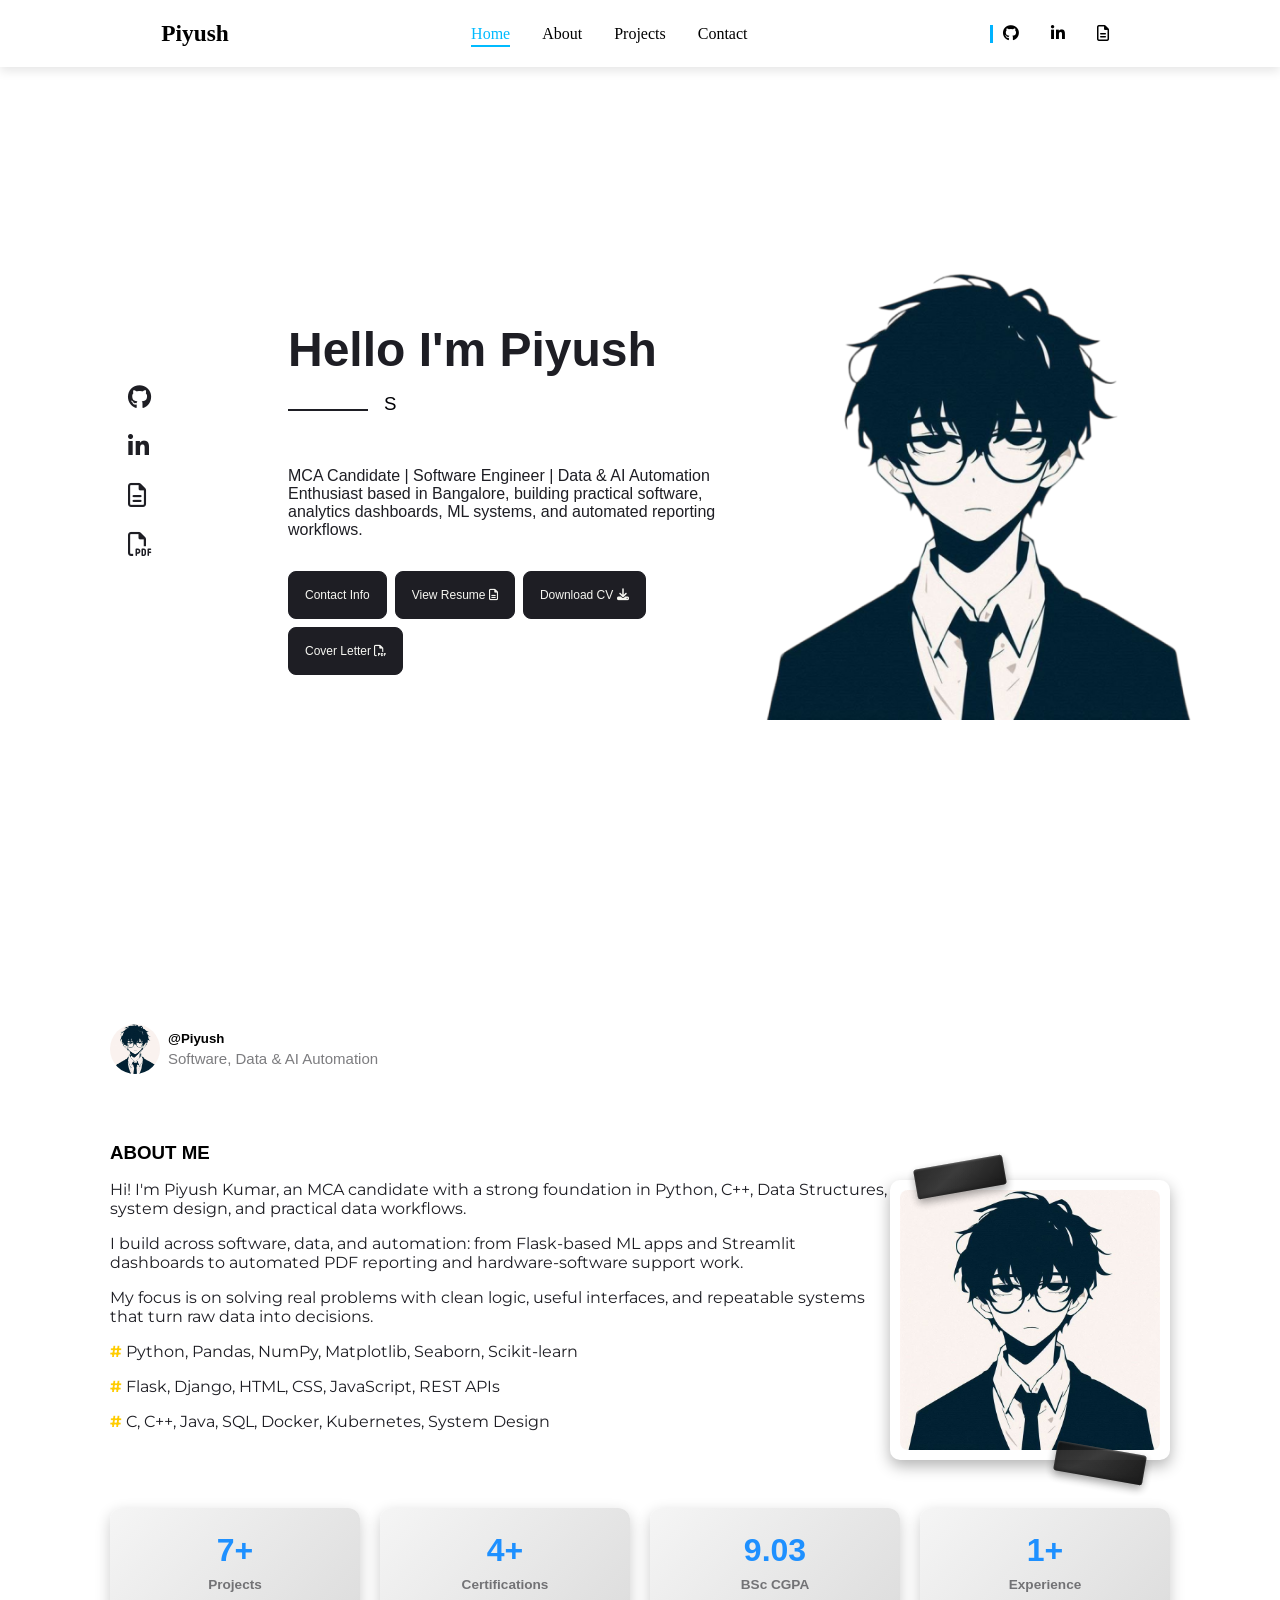
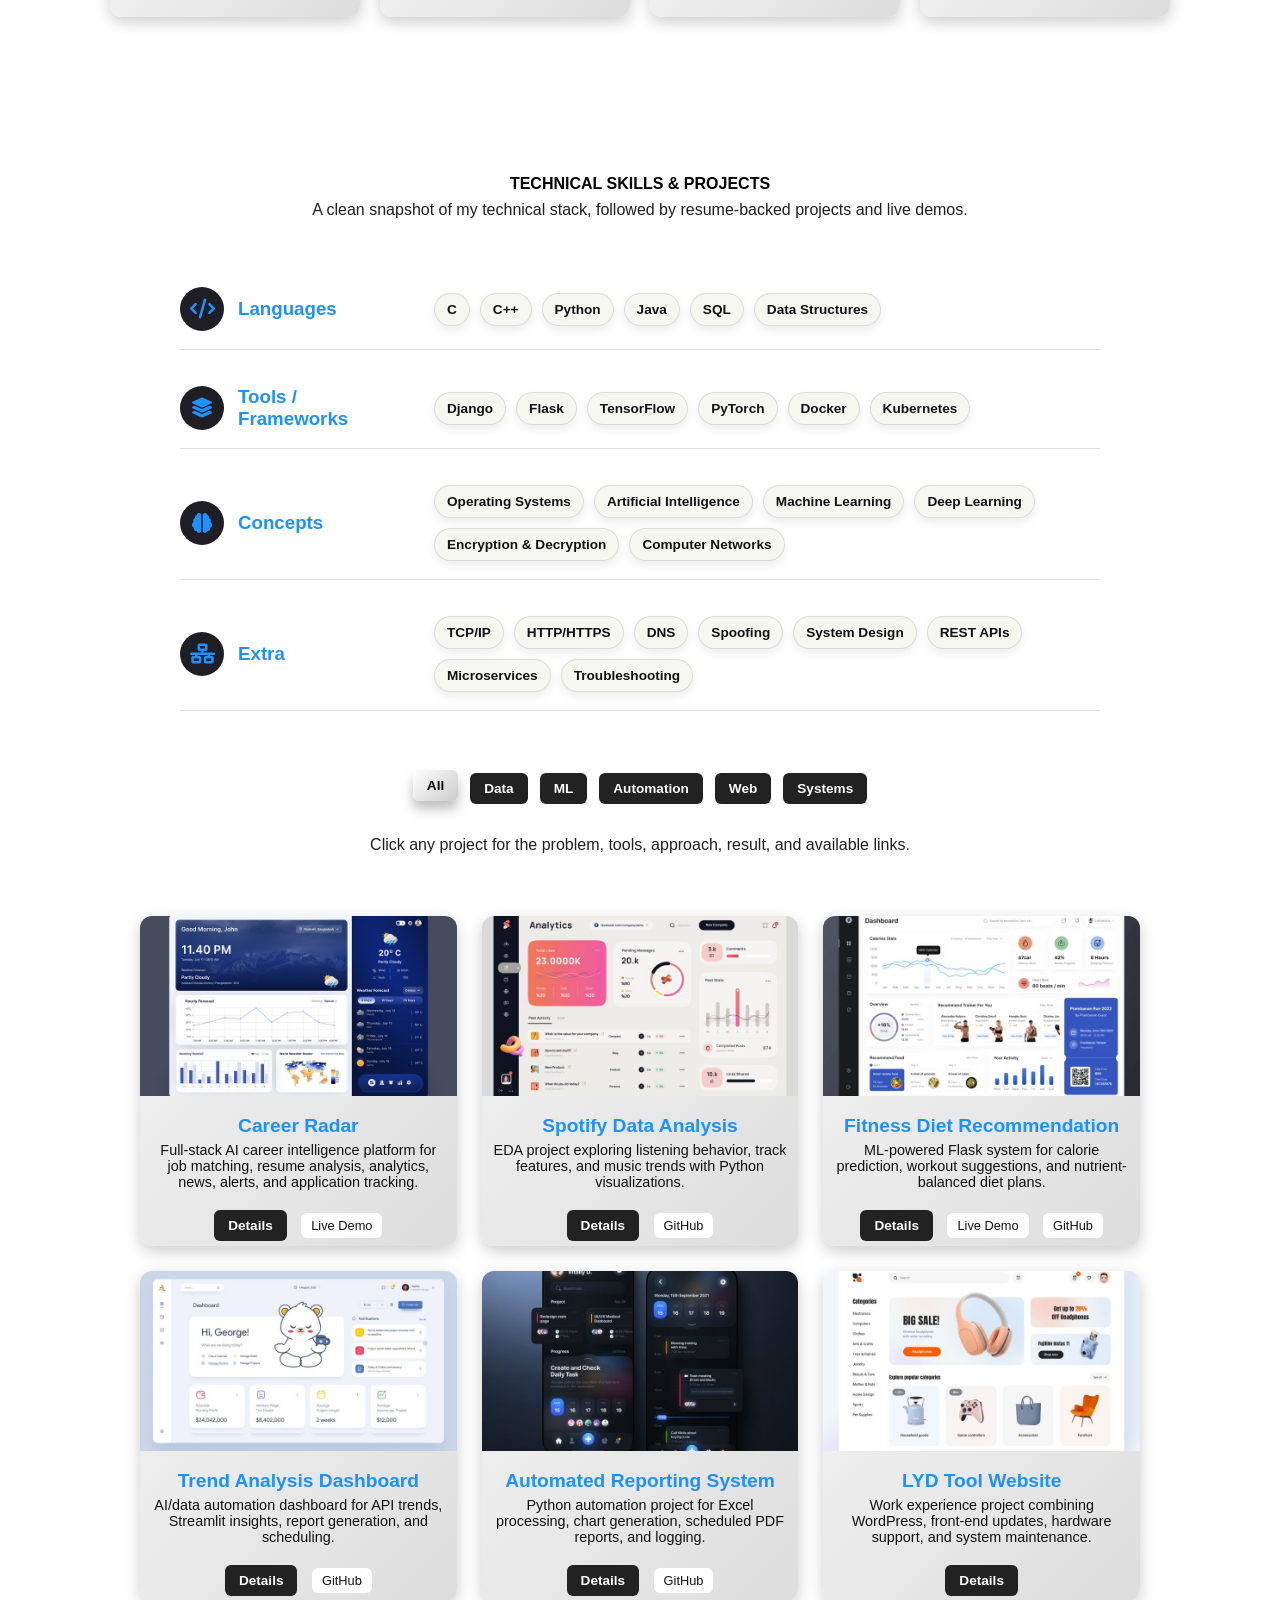
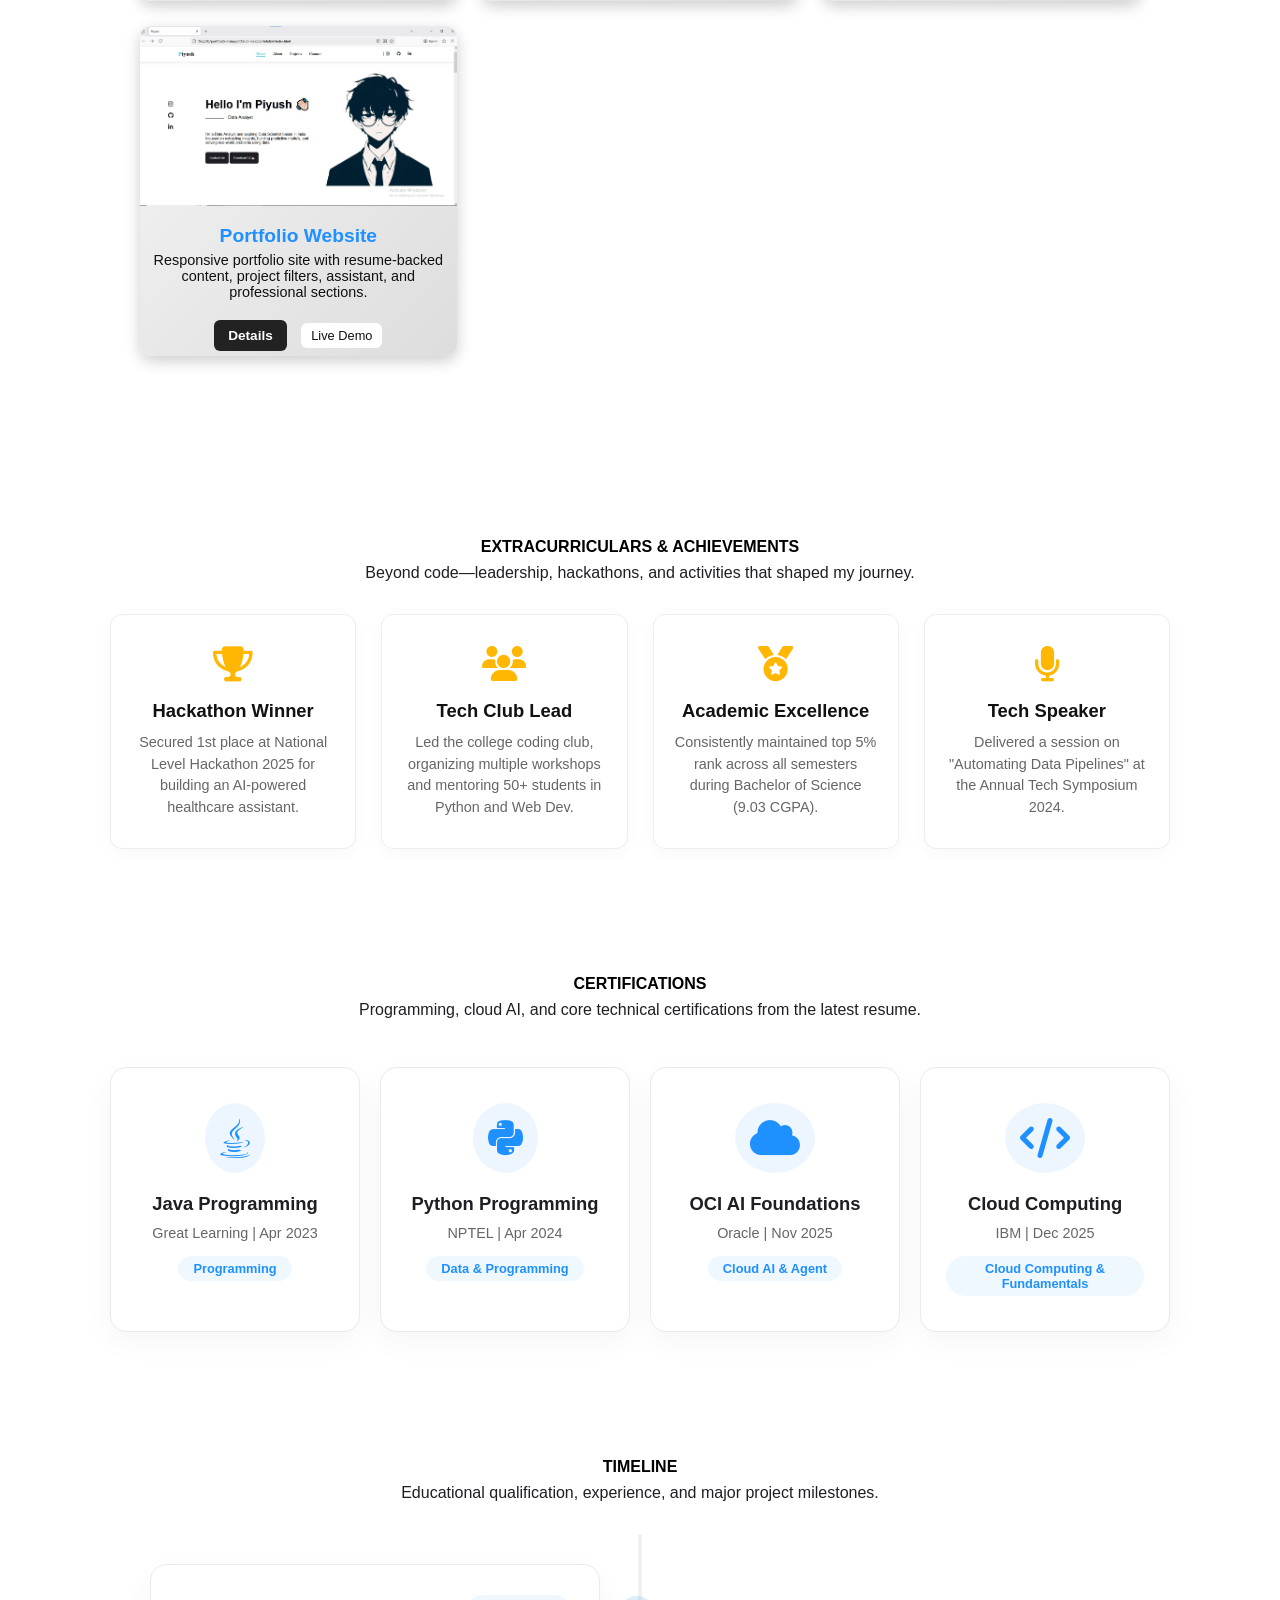
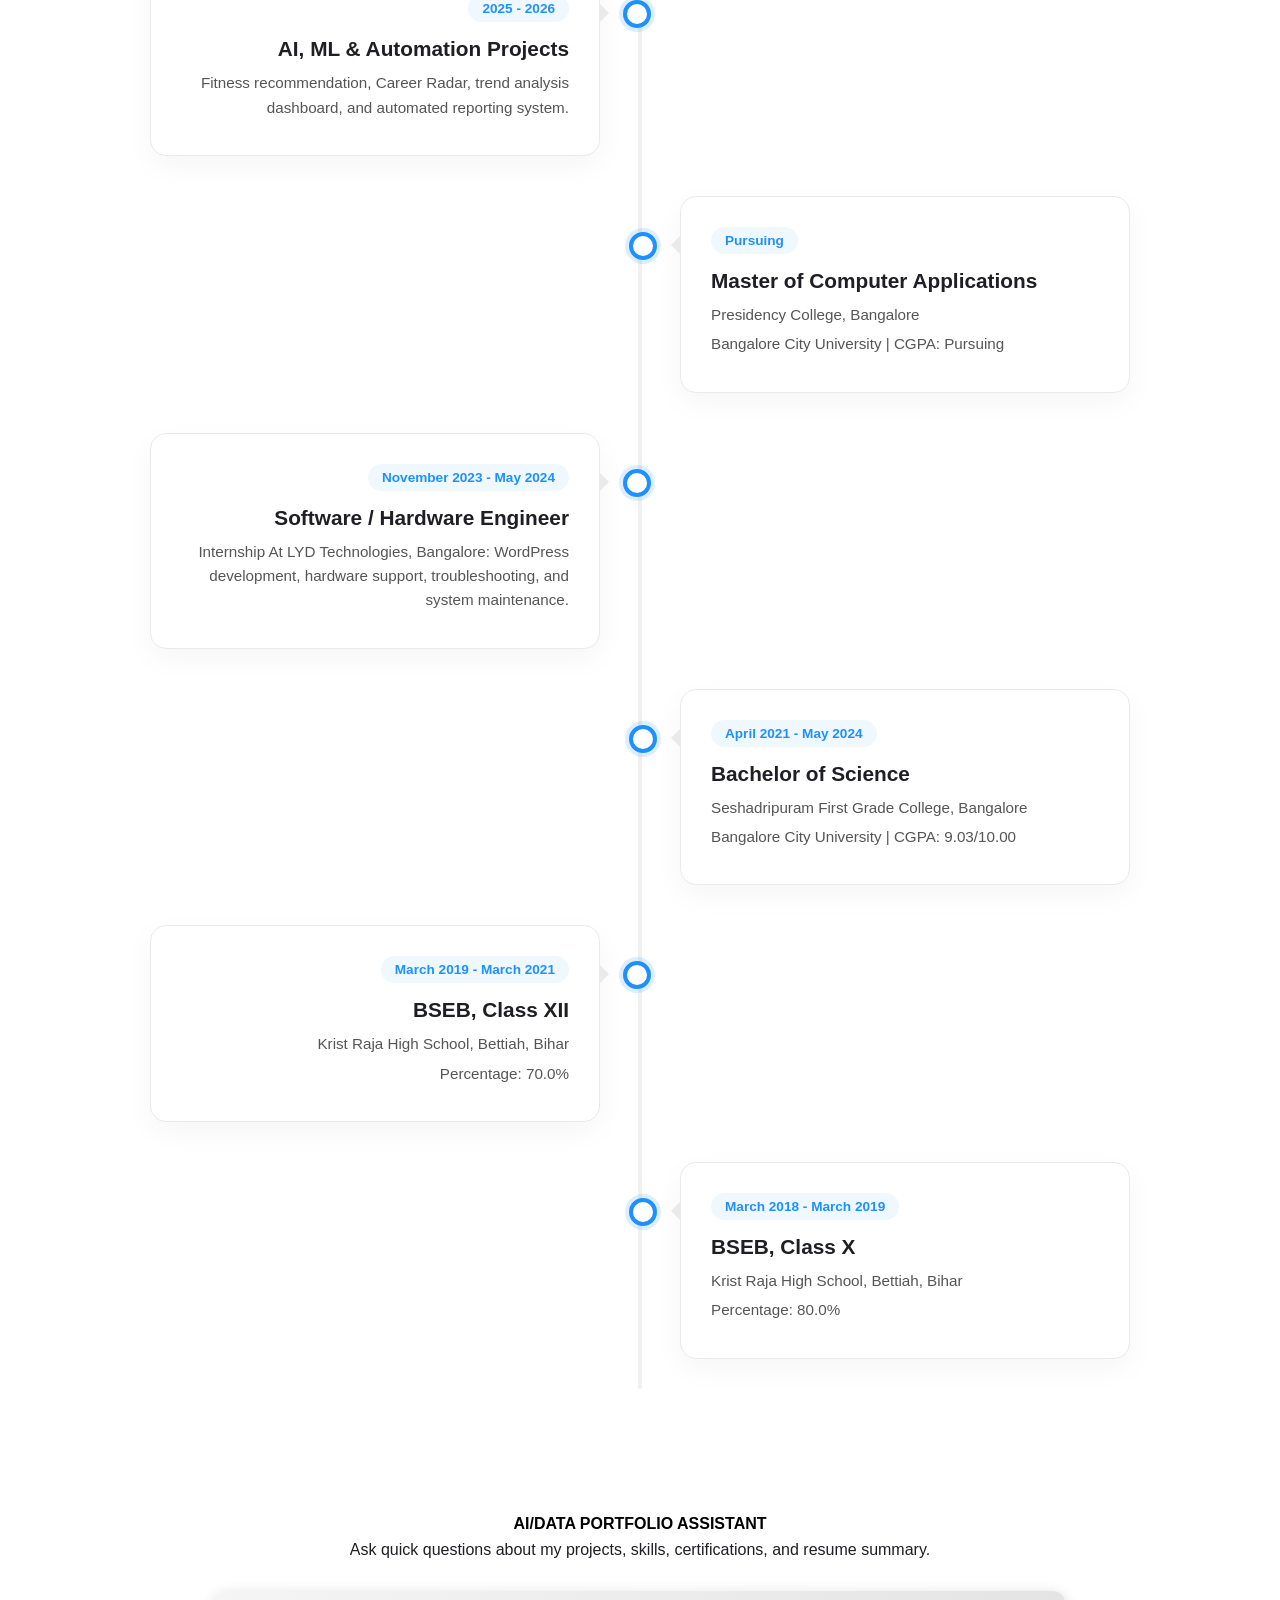
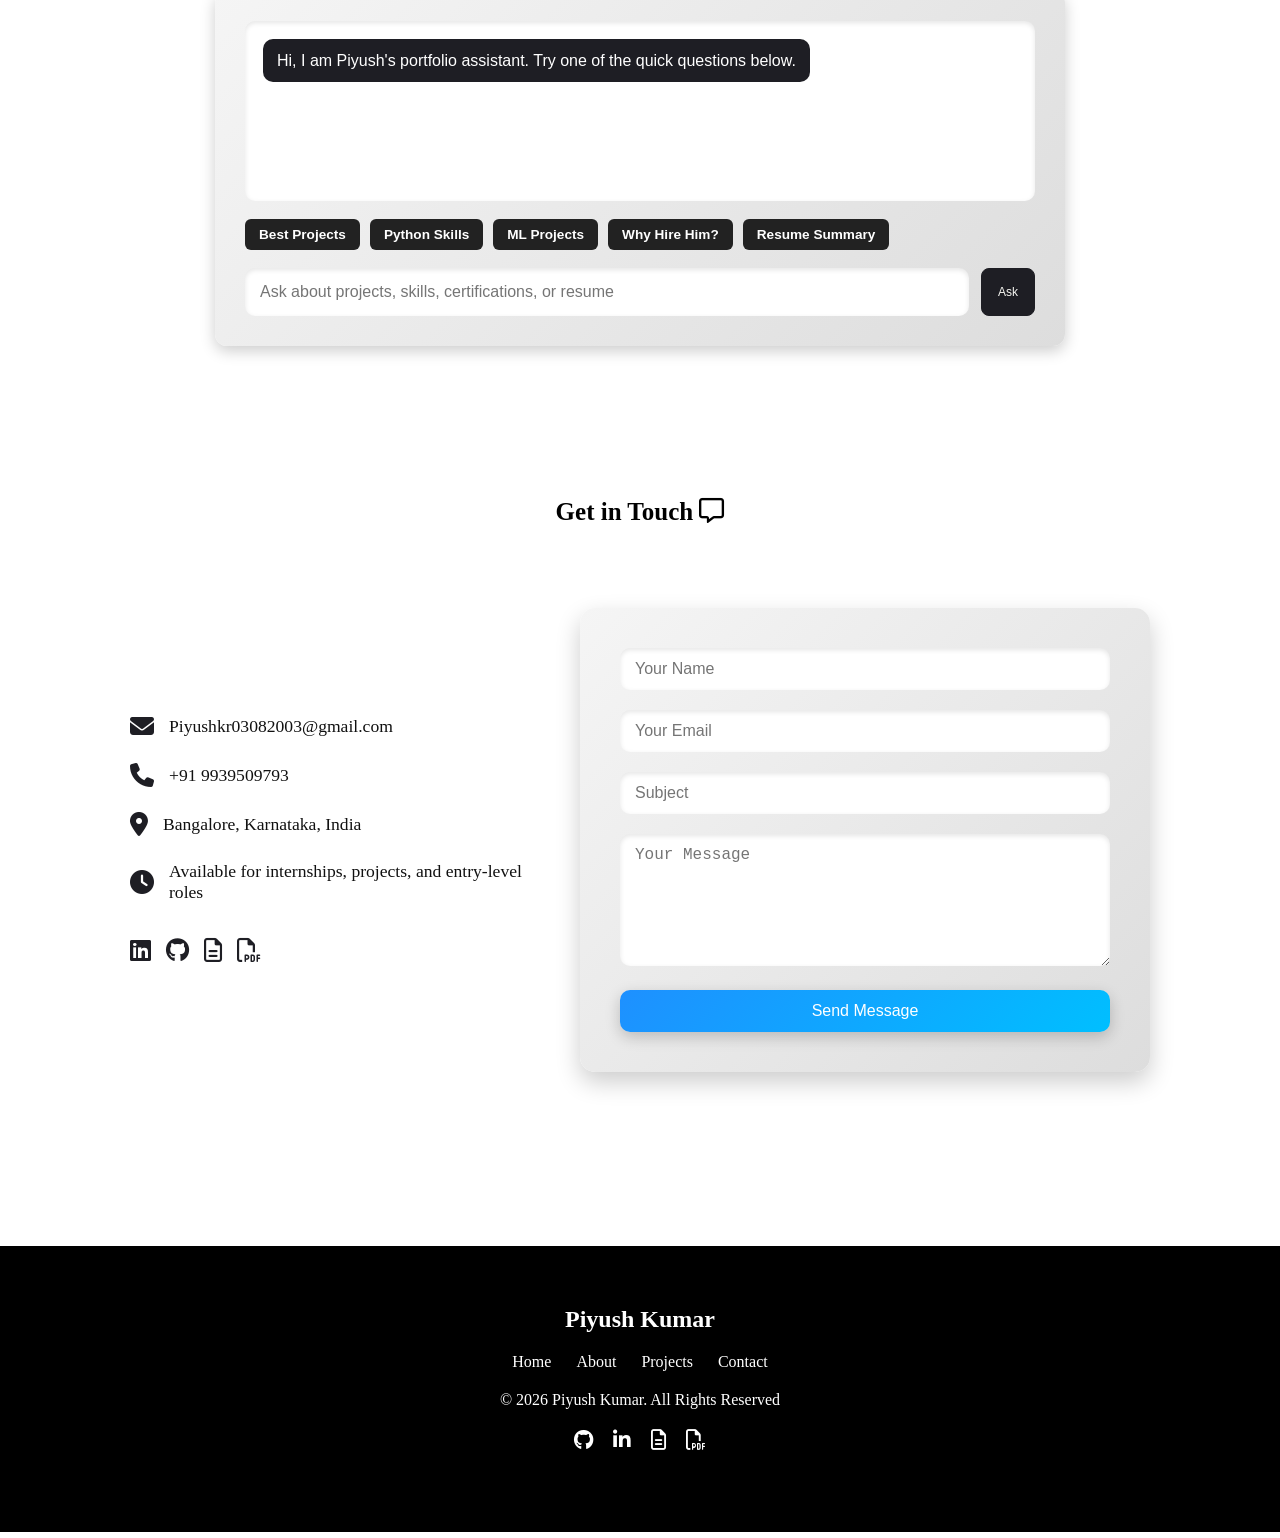
<file: index.html>
<!DOCTYPE html>
<html lang="en">

<head>
    <meta charset="UTF-8">
    <meta name="viewport" content="width=device-width, initial-scale=1.0">
    <title>Piyush Kumar | Software, Data & AI Automation</title>
    <meta name="description"
        content="Portfolio of Piyush Kumar, an MCA candidate building software, data analytics, ML, automation dashboards, and reporting systems.">
    <meta property="og:title" content="Piyush Kumar | Software, Data & AI Automation">
    <meta property="og:description"
        content="Explore Piyush Kumar's resume-backed projects, certifications, experience, and AI/data portfolio assistant.">
    <meta property="og:image" content="images/img2.png">
    <link rel="preconnect" href="https://fonts.googleapis.com">
    <link rel="preconnect" href="https://fonts.gstatic.com" crossorigin>
    <link
        href="https://fonts.googleapis.com/css2?family=Montserrat:ital,wght@0,100..900;1,100..900&family=Open+Sans:wght@300..800&family=Playfair+Display:wght@400..900&family=Raleway:ital,wght@0,100..900;1,100..900&family=Roboto+Mono:ital,wght@0,100..700;1,100..700&family=Roboto:ital,wght@0,100..900;1,100..900&family=Unbounded:wght@200..900&display=swap"
        rel="stylesheet">
    <link rel="stylesheet" href="https://cdnjs.cloudflare.com/ajax/libs/font-awesome/6.4.0/css/all.min.css">
    <link rel="stylesheet" href="style.css">
    <link rel="stylesheet" href="footer.css">
</head>

<body>
    <header>
        <div class="logo">
            <h3><span></span>Piyush</h3>
        </div>
        <div class="menu-toggle" id="menu-toggle">
            <i class="fa-solid fa-bars"></i>
        </div>

        <ul class="header-list">
            <li><a href="#home">Home</a></li>
            <li><a href="#about">About</a></li>
            <li><a href="#project">Projects</a></li>
            <li><a href="#contact">Contact</a></li>
        </ul>
        <ul class="header-list-icon">
            <li><a href="https://github.com/Piyush9228" target="_blank" aria-label="GitHub"><i class="fa-brands fa-github"></i></a></li>
            <li><a href="https://www.linkedin.com/in/piyush-kumar-698893227" target="_blank" aria-label="LinkedIn"><i
                        class="fa-brands fa-linkedin-in"></i></a></li>
            <li><a href="assets/PIYUSH_CV-6.pdf" target="_blank" aria-label="Resume"><i class="fa-regular fa-file-lines"></i></a></li>
        </ul>
    </header>

    <div class="slide-menu" id="slide-menu">
        <ul>
            <li><a href="#home">Home</a></li>
            <li><a href="#about">About</a></li>
            <li><a href="#project">Projects</a></li>
            <li><a href="#contact">Contact</a></li>
        </ul>
    </div>

    <section class="home" id="home">
        <div class="home-text">
            <h2 id="type-hello"></h2>
            <h3 id="type-role"></h3>
            <br><br>
            <p>
                MCA Candidate | Software Engineer | Data & AI Automation Enthusiast based in Bangalore,
                building practical software, analytics dashboards, ML systems, and automated reporting workflows.
            </p>

            <div class="home-btn">
                <a href="#contact" class="btn">Contact Info</a>
                <a href="assets/PIYUSH_CV-6.pdf" class="btn" target="_blank">
                    View Resume <i class="fa-regular fa-file-lines"></i>
                </a>
                <a href="assets/PIYUSH_CV-6.pdf" class="btn" download>
                    Download CV <i class="fa-solid fa-download"></i>
                </a>
                <a href="D:\project\portfolio5-main\portfolio5-main\portofolio5\assets\CoverLetter.pdf" class="btn cover-letter-link" target="_blank">
                    Cover Letter <i class="fa-regular fa-file-pdf"></i>
                </a>
            </div>
        </div>
        <div class="home-img">
            <img src="images/img2.png" alt="Piyush Kumar portfolio profile illustration">
        </div>
    </section>

    <div class="socials-icon">
        <a href="https://github.com/Piyush9228" target="_blank" aria-label="GitHub"><i class="fa-brands fa-github"></i></a>
        <a href="https://www.linkedin.com/in/piyush-kumar-698893227" target="_blank" aria-label="LinkedIn"><i class="fa-brands fa-linkedin-in"></i></a>
        <a href="assets/PIYUSH_CV-6.pdf" target="_blank" aria-label="Resume"><i class="fa-regular fa-file-lines"></i></a>
        <a href="D:\project\portfolio5-main\portfolio5-main\portofolio5\assets\CoverLetter.pdf" class="cover-letter-link" target="_blank" aria-label="Cover Letter"><i class="fa-regular fa-file-pdf"></i></a>
    </div>

    <section class="about" id="about">
        <div class="about-info">
            <div class="img-about">
                <img src="images/img.jpg" alt="Piyush Kumar profile photo">
            </div>
            <div class="info-text">
                <h5>@Piyush</h5>
                <p>Software, Data & AI Automation</p>
            </div>
        </div>
        <h3>ABOUT ME</h3>
        <div class="about-info2">
            <div class="about-text">
                <p>Hi! I'm Piyush Kumar, an MCA candidate with a strong foundation in Python, C++,
                    Data Structures, system design, and practical data workflows.</p>
                <p>I build across software, data, and automation: from Flask-based ML apps and
                    Streamlit dashboards to automated PDF reporting and hardware-software support work.</p>
                <p>My focus is on solving real problems with clean logic, useful interfaces, and
                    repeatable systems that turn raw data into decisions.</p>
                <p><span>#</span>Python, Pandas, NumPy, Matplotlib, Seaborn, Scikit-learn</p>
                <p><span>#</span>Flask, Django, HTML, CSS, JavaScript, REST APIs</p>
                <p><span>#</span>C, C++, Java, SQL, Docker, Kubernetes, System Design</p>
            </div>
            <div class="photo-container">
                <img src="images/img.jpg" alt="Piyush Kumar portrait">
                <span class="tape tape1"></span>
                <span class="tape tape2"></span>
            </div>
        </div>
        <div class="stats-grid">
            <div class="stat-card"><strong data-count="7">0</strong><span>Projects</span></div>
            <div class="stat-card"><strong data-count="4">0</strong><span>Certifications</span></div>
            <div class="stat-card"><strong data-count="9.03">0</strong><span>BSc CGPA</span></div>
            <div class="stat-card"><strong data-count="1">0</strong><span>Experience</span></div>
        </div>
    </section>

    <section class="project" id="project">
        <div class="title-project">
            <h4>TECHNICAL SKILLS & PROJECTS</h4>
            <p>A clean snapshot of my technical stack, followed by resume-backed projects and live demos.</p>
        </div>

        <div class="skills-showcase">
            <div class="skill-strip">
                <div class="skill-title"><i class="fa-solid fa-code"></i><h3>Languages</h3></div>
                <div class="skill-tags">
                    <span>C</span><span>C++</span><span>Python</span><span>Java</span><span>SQL</span><span>Data Structures</span>
                </div>
            </div>
            <div class="skill-strip">
                <div class="skill-title"><i class="fa-solid fa-layer-group"></i><h3>Tools / Frameworks</h3></div>
                <div class="skill-tags">
                    <span>Django</span><span>Flask</span><span>TensorFlow</span><span>PyTorch</span><span>Docker</span><span>Kubernetes</span>
                </div>
            </div>
            <div class="skill-strip">
                <div class="skill-title"><i class="fa-solid fa-brain"></i><h3>Concepts</h3></div>
                <div class="skill-tags">
                    <span>Operating Systems</span><span>Artificial Intelligence</span><span>Machine Learning</span><span>Deep Learning</span><span>Encryption & Decryption</span><span>Computer Networks</span>
                </div>
            </div>
            <div class="skill-strip">
                <div class="skill-title"><i class="fa-solid fa-network-wired"></i><h3>Extra</h3></div>
                <div class="skill-tags">
                    <span>TCP/IP</span><span>HTTP/HTTPS</span><span>DNS</span><span>Spoofing</span><span>System Design</span><span>REST APIs</span><span>Microservices</span><span>Troubleshooting</span>
                </div>
            </div>
        </div>

        <div class="project-filters" aria-label="Project filters">
            <button class="filter-btn active" data-filter="all">All</button>
            <button class="filter-btn" data-filter="data">Data</button>
            <button class="filter-btn" data-filter="ml">ML</button>
            <button class="filter-btn" data-filter="automation">Automation</button>
            <button class="filter-btn" data-filter="web">Web</button>
            <button class="filter-btn" data-filter="systems">Systems</button>
        </div>

        <div class="title-project">
            <p>Click any project for the problem, tools, approach, result, and available links.</p>
        </div>

        <div class="projects-container">
            <div class="project-card" data-category="ml data automation web systems" data-title="Career Radar — AI-Powered Job Intelligence Platform"
                data-problem="Help Indian and global tech job seekers discover job matches, analyze resumes, track applications, and follow tech industry intelligence in one place."
                data-tools="React 18, Tailwind CSS, Framer Motion, TanStack React Query, Recharts, Base44 BaaS, LLM InvokeLLM, Web Search API, React Router v6, shadcn/ui, Radix UI"
                data-approach="Designed multi-entity data models, built AI job matching, resume analysis, live tech feed, analytics dashboards, Kanban tracking, alerts, and skill progress workflows."
                data-result="Built a production-grade AI career platform solo, covering auth, database design, AI integration, responsive UI/UX, analytics, and automation."
                data-live="https://career-radar.base44.app/login?from_url=https%3A%2F%2Fcareer-radar.base44.app%2F">
                <img src="images/Weather Forecast Dashboard.jpg" alt="Career Radar AI job intelligence platform preview">
                <h3>Career Radar</h3>
                <p>Full-stack AI career intelligence platform for job matching, resume analysis, analytics, news, alerts, and application tracking.</p>
                <div class="tech-buttons">
                    <button type="button" class="project-detail-btn">Details</button>
                    <a href="https://career-radar.base44.app/login?from_url=https%3A%2F%2Fcareer-radar.base44.app%2F" target="_blank">Live Demo</a>
                </div>
            </div>

            <div class="project-card" data-category="data" data-title="Spotify Data Analysis (EDA)"
                data-problem="Explore user listening behavior and audio characteristics from Spotify data."
                data-tools="Python, Pandas, NumPy, Matplotlib, Seaborn"
                data-approach="Cleaned and wrangled the dataset, compared audio features, and visualized patterns around tempo, energy, valence, and track behavior."
                data-result="Produced clear exploratory insights that explain listening trends and recommendation dynamics.">
                <img src="images/Dashboard - Social Media Analytics.jpg" alt="Spotify data analysis dashboard preview">
                <h3>Spotify Data Analysis</h3>
                <p>EDA project exploring listening behavior, track features, and music trends with Python visualizations.</p>
                <div class="tech-buttons">
                    <button type="button" class="project-detail-btn">Details</button>
                    <a href="https://github.com/Piyush9228" target="_blank">GitHub</a>
                </div>
            </div>

            <div class="project-card" data-category="ml data web" data-title="Personalized Fitness Diet Recommendation System"
                data-problem="Recommend daily calories, diet plans, and workout guidance from user fitness details."
                data-tools="Python, Pandas, NumPy, Scikit-learn, Flask, HTML, CSS, JavaScript"
                data-approach="Used Gradient Boosting Regressor and Random Forest Classifier with a nutrient-balancing algorithm for personalized outputs."
                data-result="Built an interactive ML-powered app that gives calorie, diet, workout, and nutrition recommendations."
                data-live="http://127.0.0.1:5000/" data-github="https://github.com/Piyush9228/Diet-Recommendation">
                <img src="images/gym.jpg" alt="Fitness diet recommendation app preview">
                <h3>Fitness Diet Recommendation</h3>
                <p>ML-powered Flask system for calorie prediction, workout suggestions, and nutrient-balanced diet plans.</p>
                <div class="tech-buttons">
                    <button type="button" class="project-detail-btn">Details</button>
                    <a href="http://127.0.0.1:5000/" target="_blank">Live Demo</a>
                    <a href="https://github.com/Piyush9228/Diet-Recommendation" target="_blank">GitHub</a>
                </div>
            </div>

            <div class="project-card" data-category="automation data" data-title="AI-Powered Trend Analysis and Automation Dashboard"
                data-problem="Collect, analyze, summarize, and track trending topics from API-based data sources."
                data-tools="Python, Pandas, Streamlit, Matplotlib, Requests APIs"
                data-approach="Built API pipelines, processed historical and real-time data, visualized insights, and automated report generation."
                data-result="Delivered an interactive analytics dashboard with automated DOCX reporting and scheduling logs.">
                <img src="images/WordPress dashboard design concept.jpg" alt="AI trend analysis automation dashboard preview">
                <h3>Trend Analysis Dashboard</h3>
                <p>AI/data automation dashboard for API trends, Streamlit insights, report generation, and scheduling.</p>
                <div class="tech-buttons">
                    <button type="button" class="project-detail-btn">Details</button>
                    <a href="https://github.com/Piyush9228" target="_blank">GitHub</a>
                </div>
            </div>

            <div class="project-card" data-category="automation data systems" data-title="Automated Data Reporting System"
                data-problem="Reduce manual reporting work by processing spreadsheet data and generating repeatable reports."
                data-tools="Python, Pandas, OpenPyXL, Matplotlib, ReportLab, Task Scheduler"
                data-approach="Processed Excel inputs, generated charts, produced PDF reports, and added logging for scheduled execution."
                data-result="Created a repeatable reporting workflow that improves monitoring and reduces manual report preparation.">
                <img src="images/Task manager app.jpg" alt="Automated data reporting workflow preview">
                <h3>Automated Reporting System</h3>
                <p>Python automation project for Excel processing, chart generation, scheduled PDF reports, and logging.</p>
                <div class="tech-buttons">
                    <button type="button" class="project-detail-btn">Details</button>
                    <a href="https://github.com/Piyush9228" target="_blank">GitHub</a>
                </div>
            </div>

            <div class="project-card" data-category="web systems" data-title="LYD Technologies Tool Specification Website"
                data-problem="Help employees identify hardware tools and view tool specifications quickly."
                data-tools="WordPress, HTML, CSS, JavaScript, Hardware Installation, Troubleshooting"
                data-approach="Developed a dynamic website, supported hardware installation, maintained systems, and improved software-hardware data flow."
                data-result="Combined web development and hardware support experience in a real workplace environment.">
                <img src="images/Cleveroad.jpg" alt="LYD Technologies tool specification website preview">
                <h3>LYD Tool Website</h3>
                <p>Work experience project combining WordPress, front-end updates, hardware support, and system maintenance.</p>
                <div class="tech-buttons">
                    <button type="button" class="project-detail-btn">Details</button>
                </div>
            </div>

            <div class="project-card" data-category="web" data-title="Personal Portfolio Website"
                data-problem="Present projects, resume, contact details, and a professional hybrid-tech profile in one place."
                data-tools="HTML, CSS, JavaScript"
                data-approach="Built a responsive one-page portfolio with project filters, modal case studies, certifications, and a guided portfolio assistant."
                data-result="A recruiter-ready portfolio that communicates software, data, AI, and automation skills clearly."
                data-live="index.html">
                <img src="images/ss.jpg" alt="Personal portfolio website preview">
                <h3>Portfolio Website</h3>
                <p>Responsive portfolio site with resume-backed content, project filters, assistant, and professional sections.</p>
                <div class="tech-buttons">
                    <button type="button" class="project-detail-btn">Details</button>
                    <a href="index.html">Live Demo</a>
                </div>
            </div>
        </div>
    </section>

    <section class="achievements" id="achievements">
        <div class="title-project">
            <h4>EXTRACURRICULARS & ACHIEVEMENTS</h4>
            <p>Beyond code—leadership, hackathons, and activities that shaped my journey.</p>
        </div>
        <div class="achievements-grid">
            <div class="achievement-card">
                <div class="achievement-icon"><i class="fa-solid fa-trophy"></i></div>
                <h3>Hackathon Winner</h3>
                <p>Secured 1st place at National Level Hackathon 2025 for building an AI-powered healthcare assistant.</p>
            </div>
            <div class="achievement-card">
                <div class="achievement-icon"><i class="fa-solid fa-users"></i></div>
                <h3>Tech Club Lead</h3>
                <p>Led the college coding club, organizing multiple workshops and mentoring 50+ students in Python and Web Dev.</p>
            </div>
            <div class="achievement-card">
                <div class="achievement-icon"><i class="fa-solid fa-medal"></i></div>
                <h3>Academic Excellence</h3>
                <p>Consistently maintained top 5% rank across all semesters during Bachelor of Science (9.03 CGPA).</p>
            </div>
            <div class="achievement-card">
                <div class="achievement-icon"><i class="fa-solid fa-microphone"></i></div>
                <h3>Tech Speaker</h3>
                <p>Delivered a session on "Automating Data Pipelines" at the Annual Tech Symposium 2024.</p>
            </div>
        </div>
    </section>

    <section class="certifications" id="certifications">
        <div class="title-project">
            <h4>CERTIFICATIONS</h4>
            <p>Programming, cloud AI, and core technical certifications from the latest resume.</p>
        </div>
        <div class="cert-grid">
            <div class="cert-card"><i class="fa-brands fa-java"></i><h3>Java Programming</h3><p>Great Learning | Apr 2023</p><span>Programming</span></div>
            <div class="cert-card"><i class="fa-brands fa-python"></i><h3>Python Programming</h3><p>NPTEL | Apr 2024</p><span>Data & Programming</span></div>
            <div class="cert-card"><i class="fa-solid fa-cloud"></i><h3>OCI AI Foundations</h3><p>Oracle | Nov 2025</p><span>Cloud AI & Agent</span></div>
            <div class="cert-card"><i class="fa-solid fa-code"></i><h3>Cloud Computing</h3><p>IBM | Dec 2025</p><span>Cloud Computing & Fundamentals</span></div>
        </div>
    </section>

    <section class="timeline-section" id="timeline">
        <div class="title-project">
            <h4>TIMELINE</h4>
            <p>Educational qualification, experience, and major project milestones.</p>
        </div>
        <div class="timeline">
            <div class="timeline-item"><span>2025 - 2026</span><h3>AI, ML & Automation Projects</h3><p>Fitness recommendation, Career Radar, trend analysis dashboard, and automated reporting system.</p></div>
            <div class="timeline-item"><span>Pursuing</span><h3>Master of Computer Applications</h3><p>Presidency College, Bangalore</p><p>Bangalore City University | CGPA: Pursuing</p></div>
            <div class="timeline-item"><span>November 2023 - May 2024</span><h3>Software / Hardware Engineer</h3><p>Internship At LYD Technologies, Bangalore: WordPress development, hardware support, troubleshooting, and system maintenance.</p></div>
            <div class="timeline-item"><span>April 2021 - May 2024</span><h3>Bachelor of Science</h3><p>Seshadripuram First Grade College, Bangalore</p><p>Bangalore City University | CGPA: 9.03/10.00</p></div>
            <div class="timeline-item"><span>March 2019 - March 2021</span><h3>BSEB, Class XII</h3><p>Krist Raja High School, Bettiah, Bihar</p><p>Percentage: 70.0%</p></div>
            <div class="timeline-item"><span>March 2018 - March 2019</span><h3>BSEB, Class X</h3><p>Krist Raja High School, Bettiah, Bihar</p><p>Percentage: 80.0%</p></div>
        </div>
    </section>

    <section class="portfolio-assistant" id="assistant">
        <div class="title-project">
            <h4>AI/DATA PORTFOLIO ASSISTANT</h4>
            <p>Ask quick questions about my projects, skills, certifications, and resume summary.</p>
        </div>
        <div class="assistant-panel">
            <div class="assistant-chat" id="assistant-chat" aria-live="polite">
                <div class="assistant-message bot">Hi, I am Piyush's portfolio assistant. Try one of the quick questions below.</div>
            </div>
            <div class="assistant-actions">
                <button type="button" data-question="projects">Best Projects</button>
                <button type="button" data-question="skills">Python Skills</button>
                <button type="button" data-question="ml">ML Projects</button>
                <button type="button" data-question="hire">Why Hire Him?</button>
                <button type="button" data-question="resume">Resume Summary</button>
            </div>
            <form class="assistant-form" id="assistant-form">
                <input type="text" id="assistant-input" placeholder="Ask about projects, skills, certifications, or resume" autocomplete="off">
                <button type="submit" class="btn">Ask</button>
            </form>
        </div>
    </section>

    <section class="contact" id="contact">
        <h3>Get in Touch <i class="fa-regular fa-message"></i></h3>
        <div class="container">
            <div class="contact-content">
                <div class="contact-info">
                    <div class="contact-item">
                        <i class="fas fa-envelope"></i>
                        <p>Piyushkr03082003@gmail.com</p>
                    </div>
                    <div class="contact-item">
                        <i class="fas fa-phone"></i>
                        <p>+91 9939509793</p>
                    </div>
                    <div class="contact-item">
                        <i class="fas fa-map-marker-alt"></i>
                        <p>Bangalore, Karnataka, India</p>
                    </div>
                    <div class="contact-item">
                        <i class="fas fa-clock"></i>
                        <p>Available for internships, projects, and entry-level roles</p>
                    </div>
                    <div class="social-links-contact">
                        <a href="https://www.linkedin.com/in/piyush-kumar-698893227/" target="_blank" aria-label="LinkedIn"><i class="fab fa-linkedin"></i></a>
                        <a href="https://github.com/Piyush9228" target="_blank" aria-label="GitHub"><i class="fab fa-github"></i></a>
                        <a href="assets/PIYUSH_CV-6.pdf" target="_blank" aria-label="Resume"><i class="fa-regular fa-file-lines"></i></a>
                        <a href="assets/cover-letter.pdf" class="cover-letter-link" target="_blank" aria-label="Cover Letter"><i class="fa-regular fa-file-pdf"></i></a>
                    </div>
                </div>
                <form class="contact-form">
                    <div class="form-group">
                        <input type="text" placeholder="Your Name" required>
                    </div>
                    <div class="form-group">
                        <input type="email" placeholder="Your Email" required>
                    </div>
                    <div class="form-group">
                        <input type="text" placeholder="Subject" required>
                    </div>
                    <div class="form-group">
                        <textarea placeholder="Your Message" rows="6" required></textarea>
                    </div>
                    <button type="submit" class="btn">Send Message</button>
                </form>
            </div>
        </div>
    </section>

    <div class="project-modal" id="project-modal" aria-hidden="true" role="dialog" aria-labelledby="modal-title">
        <div class="project-modal-content">
            <button type="button" class="modal-close" aria-label="Close project details">&times;</button>
            <h3 id="modal-title"></h3>
            <p><strong>Problem:</strong> <span id="modal-problem"></span></p>
            <p><strong>Tools:</strong> <span id="modal-tools"></span></p>
            <p><strong>Approach:</strong> <span id="modal-approach"></span></p>
            <p><strong>Result:</strong> <span id="modal-result"></span></p>
            <div class="modal-links" id="modal-links"></div>
        </div>
    </div>

    <footer class="footer">
        <div class="footer-container">
            <h2 class="footer-logo">Piyush Kumar</h2>
            <ul class="footer-links">
                <li><a href="#home">Home</a></li>
                <li><a href="#about">About</a></li>
                <li><a href="#project">Projects</a></li>
                <li><a href="#contact">Contact</a></li>
            </ul>
            <p class="footer-copy">© 2026 Piyush Kumar. All Rights Reserved</p>
            <div class="footer-social">
                <a href="https://github.com/Piyush9228" target="_blank" aria-label="GitHub"><i class="fa-brands fa-github"></i></a>
                <a href="https://www.linkedin.com/in/piyush-kumar-698893227/" target="_blank" aria-label="LinkedIn"><i
                            class="fa-brands fa-linkedin-in"></i></a>
                <a href="assets/PIYUSH_CV-6.pdf" target="_blank" aria-label="Resume"><i class="fa-regular fa-file-lines"></i></a>
                <a href="assets/cover-letter.pdf" class="cover-letter-link" target="_blank" aria-label="Cover Letter"><i class="fa-regular fa-file-pdf"></i></a>
            </div>
        </div>
    </footer>

    <script src="main.js"></script>
</body>

</html>
</file>
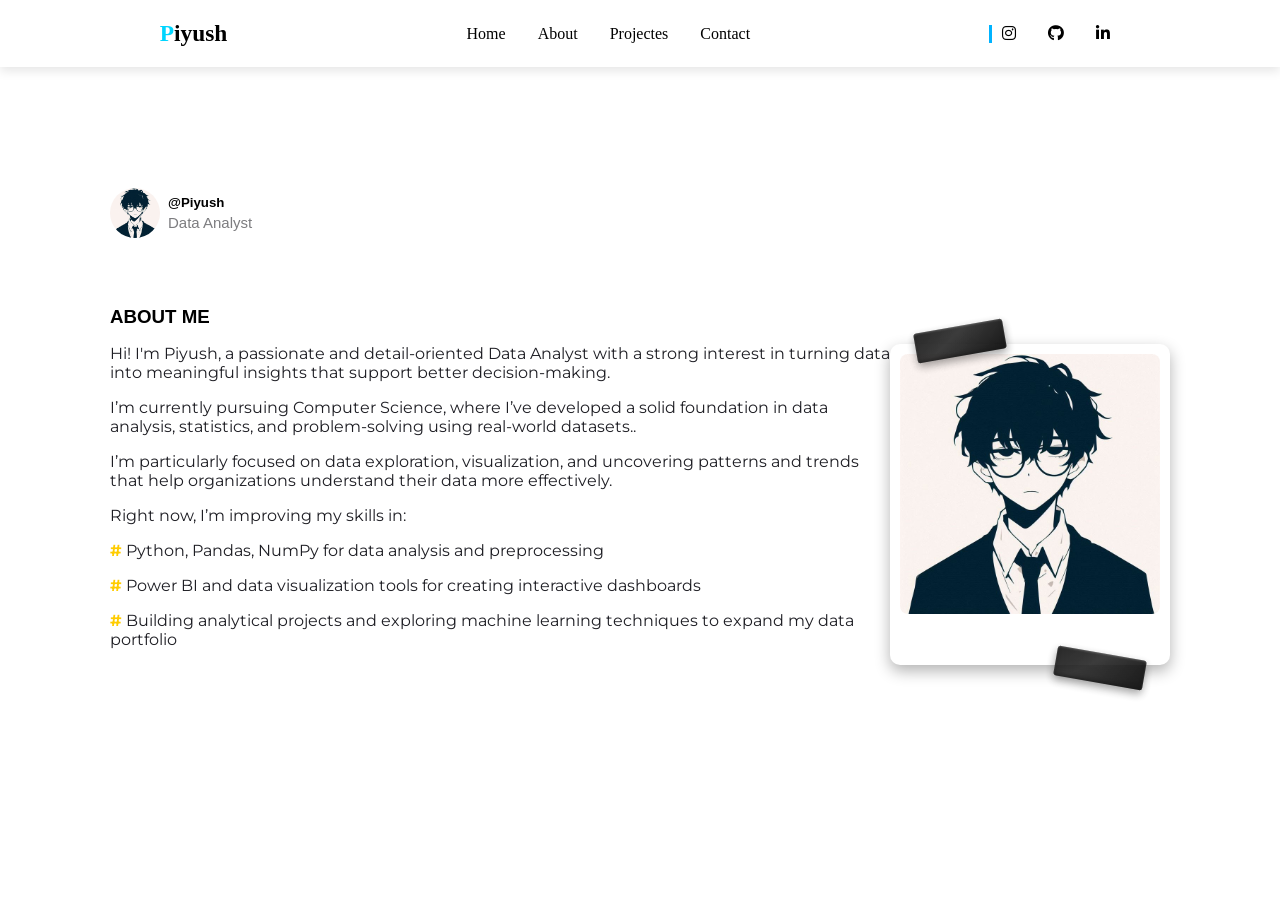
<file: about.html>
<!DOCTYPE html>
<html lang="en">

<head>
    <meta charset="UTF-8">
    <meta name="viewport" content="width=device-width, initial-scale=1.0">
    <link rel="preconnect" href="https://fonts.googleapis.com">
    <link rel="preconnect" href="https://fonts.gstatic.com" crossorigin>
    <link
        href="https://fonts.googleapis.com/css2?family=Montserrat:ital,wght@0,100..900;1,100..900&family=Open+Sans:wght@300..800&family=Playfair+Display:wght@400..900&family=Raleway:ital,wght@0,100..900;1,100..900&family=Roboto+Mono:ital,wght@0,100..700;1,100..700&family=Roboto:ital,wght@0,100..900;1,100..900&family=Unbounded:wght@200..900&display=swap"
        rel="stylesheet">
    <link rel="stylesheet" href="https://cdnjs.cloudflare.com/ajax/libs/font-awesome/6.4.0/css/all.min.css">
    <link rel="stylesheet" href="style.css">
    <title>Piyush</title>
</head>

<body>
    <header>
        <div class="logo">
            <h3><span>P</span>iyush</h3>
        </div>

        <div class="menu-toggle" id="menu-toggle">
            <i class="fa-solid fa-bars"></i>
        </div>

        <ul class="header-list">
            <li><a href="index.html" class="fade-link" data-link>Home</a></li>
            <li><a href="about.html" class="fade-link" data-link>About</a></li>
            <li><a href="project.html" class="fade-link" data-link>Projectes</a></li>
            <li><a href="contact.html" class="fade-link" data-link>Contact</a></li>
        </ul>
        <ul class="header-list-icon">
            <li><a href="#"><i class="fa-brands fa-instagram"></i></a></li>
            <li><a href="https://github.com/Piyush9228"><i class="fa-brands fa-github"></i></a></li>
            <li><a href="https://www.linkedin.com/in/piyush-kumar-698893227/"><i
                        class="fa-brands fa-linkedin-in"></i></a></li>
        </ul>
    </header>
    <div class="slide-menu" id="slide-menu">
        <ul>
            <li><a href="index.html">Home</a></li>
            <li><a href="about.html">About</a></li>
            <li><a href="project.html">Projects</a></li>
            <li><a href="contact.html">Contact</a></li>
        </ul>
    </div>


    <section class="about" id="about">
        <div class="about-info">
            <div class="img-about">
                <img src="images/img.jpg" alt="">
            </div>
            <div class="info-text">
                <h5>@Piyush</h5>
                <p>Data Analyst</p>
            </div>
        </div>
        <h3>ABOUT ME</h3>
        <div class="about-info2">
            <div class="about-text">
                <p>Hi! I'm Piyush, a passionate and detail-oriented Data Analyst with a strong
                    interest in turning data into meaningful insights that support better
                    decision-making.</p>
                <p>I’m currently pursuing Computer Science, where I’ve developed a solid
                    foundation in data analysis, statistics, and problem-solving using real-world
                    datasets..</p>
                <p> I’m particularly focused on data exploration, visualization, and uncovering
                    patterns and trends that help organizations understand their data more
                    effectively.</p>
                <p>Right now, I’m improving my skills in:</p>
                <p><span>#</span>Python, Pandas, NumPy for data analysis and preprocessing</p>
                <p><span>#</span>Power BI and data visualization tools for creating interactive dashboards</p>
                <p><span>#</span>Building analytical projects and exploring machine learning
                    techniques to expand my data portfolio
                </p>
            </div>
            <div class="photo-container">
                <img src="images/img.jpg" alt="">
                <span class="tape tape1"></span>
                <span class="tape tape2"></span>
            </div>
        </div>
    </section>
    
    <script src="main.js"></script>
    
</body>

</html>
</file>
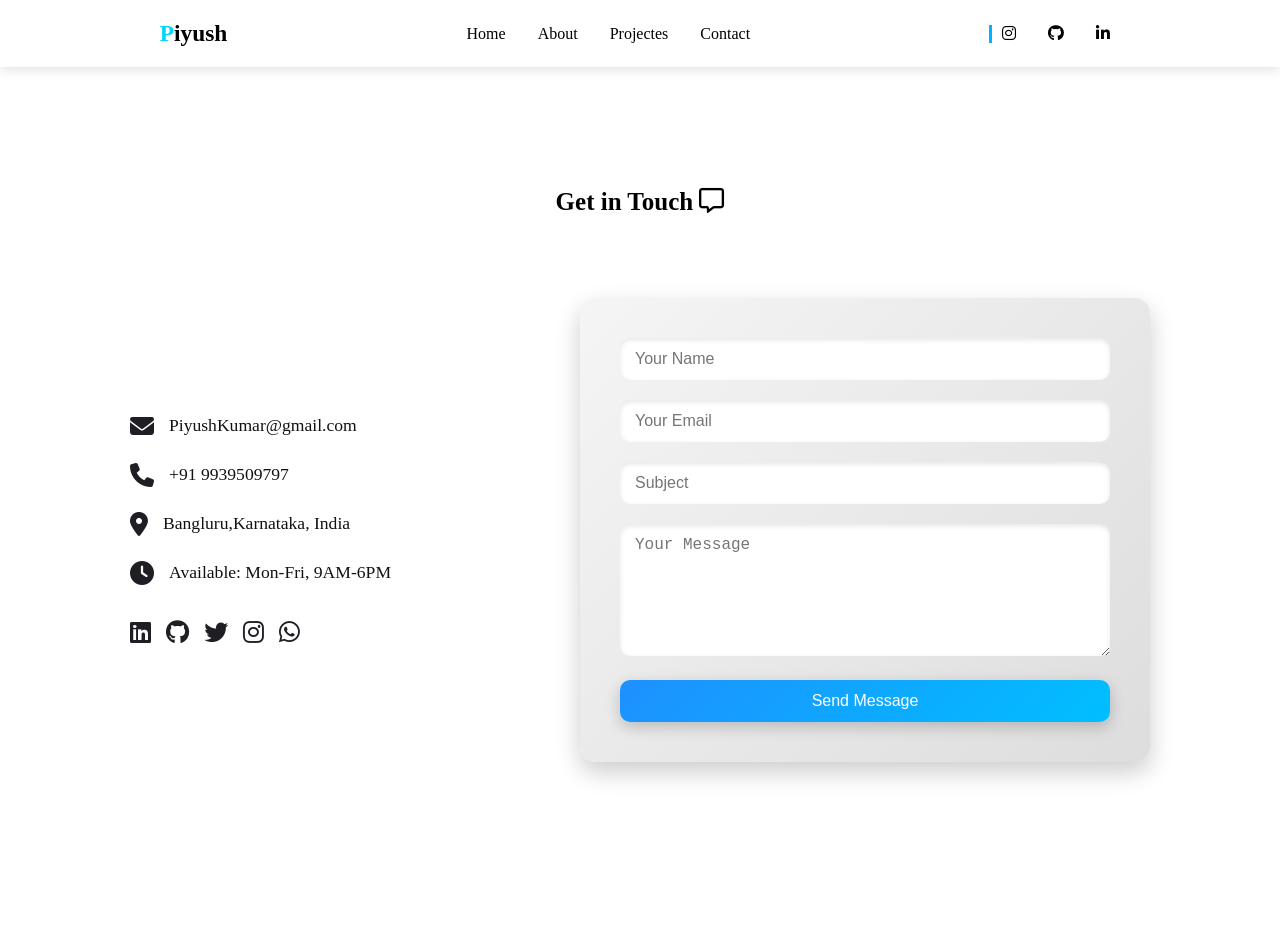
<file: contact.html>
<!DOCTYPE html>
<html lang="en">
<head>
    <meta charset="UTF-8">
    <meta name="viewport" content="width=device-width, initial-scale=1.0">
    <link rel="preconnect" href="https://fonts.googleapis.com">
    <link rel="stylesheet" href="footer.css">

    <link rel="preconnect" href="https://fonts.gstatic.com" crossorigin>
    <link href="https://fonts.googleapis.com/css2?family=Montserrat:ital,wght@0,100..900;1,100..900&family=Open+Sans:wght@300..800&family=Playfair+Display:wght@400..900&family=Raleway:ital,wght@0,100..900;1,100..900&family=Roboto+Mono:ital,wght@0,100..700;1,100..700&family=Roboto:ital,wght@0,100..900;1,100..900&family=Unbounded:wght@200..900&display=swap" rel="stylesheet">
    <link rel="stylesheet" href="https://cdnjs.cloudflare.com/ajax/libs/font-awesome/6.4.0/css/all.min.css">
    <link rel="stylesheet" href="style.css">
    <title>Piyush</title>
</head>
<body>
    <header>
        <div class="logo">
            <h3><span>P</span>iyush</h3>
        </div>
<div class="menu-toggle" id="menu-toggle">
    <i class="fa-solid fa-bars"></i>
</div>

        <ul class="header-list">
            <li><a href="index.html" class="fade-link" data-link>Home</a></li>
            <li><a href="about.html" class="fade-link" data-link>About</a></li>
            <li><a href="project.html" class="fade-link" data-link>Projectes</a></li>
            <li><a href="contact.html" class="fade-link" data-link>Contact</a></li>
        </ul>
        <ul class="header-list-icon">
            <li><a href="#"><i class="fa-brands fa-instagram"></i></a></li>
            <li><a href="https://github.com/Piyush9228"><i class="fa-brands fa-github"></i></a></li>
            <li><a href="https://www.linkedin.com/in/piyush-kumar-698893227/"><i class="fa-brands fa-linkedin-in"></i></a></li>
        </ul>
    </header>
    <div class="slide-menu" id="slide-menu">
    <ul>
        <li><a href="index.html">Home</a></li>
        <li><a href="about.html">About</a></li>
        <li><a href="project.html">Projects</a></li>
        <li><a href="contact.html">Contact</a></li>
    </ul>
</div>

    <section class="contact">
        <h3>Get in Touch <i class="fa-regular fa-message"></i></h3>
 <div class="container">
            <div class="contact-content">
                <div class="contact-info">
                    <div class="contact-item">
                        <i class="fas fa-envelope"></i>
                        <p>PiyushKumar@gmail.com</p>
                    </div>
                    <div class="contact-item">
                        <i class="fas fa-phone"></i>
                        <p>+91 9939509797</p>
                    </div>
                    <div class="contact-item">
                        <i class="fas fa-map-marker-alt"></i>
                        <p>Bangluru,Karnataka, India </p>
                    </div>
                    <div class="contact-item">
                        <i class="fas fa-clock"></i>
                        <p>Available: Mon-Fri, 9AM-6PM</p>
                    </div>
                    <div class="social-links-contact">
                        <a href="https://www.linkedin.com/in/piyush-kumar-698893227/" aria-label="LinkedIn"><i class="fab fa-linkedin"></i></a>
                        <a href="https://github.com/Piyush9228" aria-label="GitHub"><i class="fab fa-github"></i></a>
                        <a href="#" aria-label="Twitter"><i class="fab fa-twitter"></i></a>
                        <a href="#" aria-label="Instagram"><i class="fab fa-instagram"></i></a>
                        <a href="#" aria-label="WhatsApp"><i class="fab fa-whatsapp"></i></a>
                    </div>
                </div>
                <form class="contact-form">
                    <div class="form-group">
                        <input type="text" placeholder="Your Name" required>
                    </div>
                    <div class="form-group">
                        <input type="email" placeholder="Your Email" required>
                    </div>
                    <div class="form-group">
                        <input type="text" placeholder="Subject" required>
                    </div>
                    <div class="form-group">
                        <textarea placeholder="Your Message" rows="6" required></textarea>
                    </div>
                    <button type="submit" class="btn">Send Message</button>
                </form>
            </div>
        </div>

        </section>

    <!-- Footer placeholder -->
    <div class="footer"></div>
    <div id="footer"></div>


    <!-- Main JS (loads footer.html) -->
    <script src="main.js"></script>
</body>
</html>
</file>
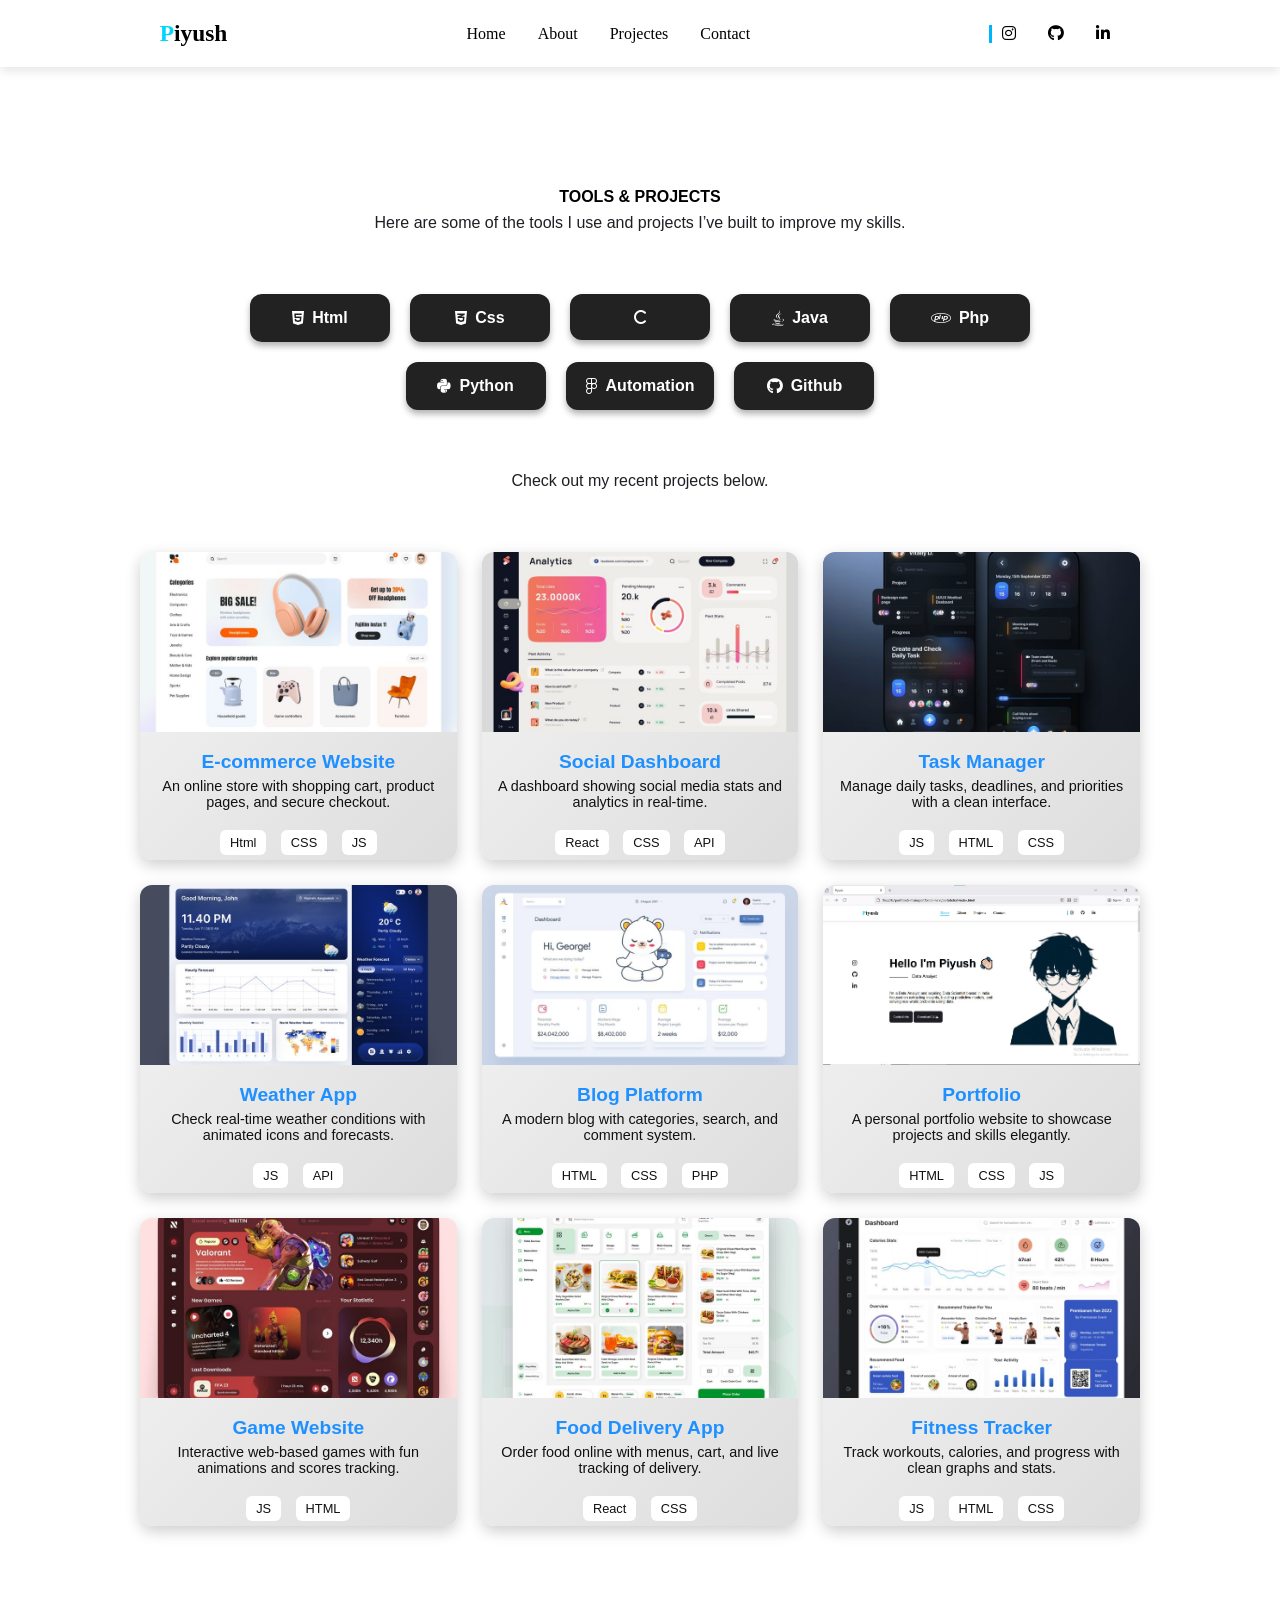
<file: project.html>
<!DOCTYPE html>
<html lang="en">
<head>
    <meta charset="UTF-8">
    <meta name="viewport" content="width=device-width, initial-scale=1.0">
    <title>Piyush</title>
    <link rel="preconnect" href="https://fonts.googleapis.com">
    <link rel="preconnect" href="https://fonts.gstatic.com" crossorigin>
    <link href="https://fonts.googleapis.com/css2?family=Montserrat:ital,wght@0,100..900;1,100..900&family=Open+Sans:wght@300..800&family=Playfair+Display:wght@400..900&family=Raleway:ital,wght@0,100..900;1,100..900&family=Roboto+Mono:ital,wght@0,100..700;1,100..700&family=Roboto:ital,wght@0,100..900;1,100..900&family=Unbounded:wght@200..900&display=swap" rel="stylesheet">
    <link rel="stylesheet" href="https://cdnjs.cloudflare.com/ajax/libs/font-awesome/6.4.0/css/all.min.css">
    <link rel="stylesheet" href="style.css">
</head>
<body>
    <header>
        <div class="logo">
            <h3><span>P</span>iyush</h3>
        </div>
<div class="menu-toggle" id="menu-toggle">
    <i class="fa-solid fa-bars"></i>
</div>

        <ul class="header-list">
            <li><a href="index.html" class="fade-link" data-link>Home</a></li>
            <li><a href="about.html" class="fade-link" data-link>About</a></li>
            <li><a href="project.html" class="fade-link" data-link>Projectes</a></li>
            <li><a href="contact.html" class="fade-link" data-link>Contact</a></li>
        </ul>
        <ul class="header-list-icon">
            <li><a href="#"><i class="fa-brands fa-instagram"></i></a></li>
            <li><a href="https://github.com/Piyush9228"><i class="fa-brands fa-github"></i></a></li>
            <li><a href="linkedin.com/in/piyush-kumar-698893227"><i class="fa-brands fa-linkedin-in"></i></a></li>
        </ul>
    </header>
<div class="slide-menu" id="slide-menu">
    <ul>
        <li><a href="index.html">Home</a></li>
        <li><a href="about.html">About</a></li>
        <li><a href="project.html">Projects</a></li>
        <li><a href="contact.html">Contact</a></li>
    </ul>
</div>

    <section class="project">
        <div class="title-project">
            <h4>TOOLS & PROJECTS </h4>
            <p>Here are some of the tools I use and projects I’ve built to improve my skills.</p>
        </div>

        <div class="tools">
            <ul class="list-tools">
                <li><a href="#"><i class="fa-brands fa-html5"></i> Html</a></li>
                <li><a href="#"><i class="fa-brands fa-css3-alt"></i> Css</a></li>
                <li><a href="#"><i class="fa-solid fa-c"></i></a></li>
                <li><a href="#"><i class="fa-brands fa-java"></i> Java</a></li>
                <li><a href="#"><i class="fa-brands fa-php"></i> Php</a></li>
                <li><a href="#"><i class="fa-brands fa-python"></i> Python</a></li>
                <li><a href="#"><i class="fa-brands fa-figma"></i> Automation</a></li>
                <li><a href="#"><i class="fa-brands fa-github"></i> Github</a></li>
            </ul>
        </div>
        <div class="title-project">
            <p>Check out my recent projects below.</p>
        </div>
<div class="projects-container">
    <div class="project-card">
        <img src="images/Cleveroad.jpg" alt="E-commerce Web">
        <h3>E-commerce Website</h3>
        <p>An online store with shopping cart, product pages, and secure checkout.</p>
        <div class="tech-buttons">
            <a href="#">Html</a>
            <a href="#">CSS</a>
            <a href="#">JS</a>
            

        </div>
    </div>

    <div class="project-card">
        <img src="images/Dashboard - Social Media Analytics.jpg" alt="Social Dashboard">
        <h3>Social Dashboard</h3>
        <p>A dashboard showing social media stats and analytics in real-time.</p>
        <div class="tech-buttons">
            <a href="#">React</a>
            <a href="#">CSS</a>
            <a href="#">API</a>
        </div>
    </div>

    <div class="project-card">
        <img src="images/Task manager app.jpg" alt="Task Manager">
        <h3>Task Manager</h3>
        <p>Manage daily tasks, deadlines, and priorities with a clean interface.</p>
        <div class="tech-buttons">
            <a href="#">JS</a>
            <a href="#">HTML</a>
            <a href="#">CSS</a>
        </div>
    </div>

    <div class="project-card">
        <img src="images/Weather Forecast Dashboard.jpg" alt="Weather App">
        <h3>Weather App</h3>
        <p>Check real-time weather conditions with animated icons and forecasts.</p>
        <div class="tech-buttons">
            <a href="#">JS</a>
            <a href="#">API</a>
        </div>
    </div>

    <div class="project-card">
        <img src="images/WordPress dashboard design concept.jpg" alt="Blog">
        <h3>Blog Platform</h3>
        <p>A modern blog with categories, search, and comment system.</p>
        <div class="tech-buttons">
            <a href="#">HTML</a>
            <a href="#">CSS</a>
            <a href="#">PHP</a>
        </div>
    </div>

    <div class="project-card">
        <img src="images/ss.jpg" alt="Portfolio">
        <h3>Portfolio</h3>
        <p>A personal portfolio website to showcase projects and skills elegantly.</p>
        <div class="tech-buttons">
            <a href="#">HTML</a>
            <a href="#">CSS</a>
            <a href="#">JS</a>
        </div>
    </div>

    <div class="project-card">
        <img src="images/Game Dashboard Design.jpg" alt="Game Website">
        <h3>Game Website</h3>
        <p>Interactive web-based games with fun animations and scores tracking.</p>
        <div class="tech-buttons">
            <a href="#">JS</a>
            <a href="#">HTML</a>
        </div>
    </div>

    <div class="project-card">
        <img src="images/food.jpg" alt="Food Delivery">
        <h3>Food Delivery App</h3>
        <p>Order food online with menus, cart, and live tracking of delivery.</p>
        <div class="tech-buttons">
            <a href="#">React</a>
            <a href="#">CSS</a>
        </div>
    </div>

    <div class="project-card">
        <img src="images/gym.jpg" alt="Fitness Tracker">
        <h3>Fitness Tracker</h3>
        <p>Track workouts, calories, and progress with clean graphs and stats.</p>
        <div class="tech-buttons">
            <a href="#">JS</a>
            <a href="#">HTML</a>
            <a href="#">CSS</a>
        </div>
    </div>
</div>

    </section>

    <script src="main.js"></script>
    
</body>
</html>
</file>
<file: style.css>
* {
    margin: 0;
    padding: 0;
    box-sizing: border-box;
}

html {
    scroll-padding-top: 68px;
}

section[id] {
    scroll-margin-top: 68px;
}

/* header {
    position: fixed;
    top: 0;
    left: 0;
    width: 100%;
    display: flex;
    align-items: center;
    justify-content: space-around;
    padding: 20px 40px;
    font-family: "Roboto", sans-serif;
    background: #fff;
    box-shadow: 0 4px 10px rgba(0, 0, 0, 0.1);
    z-index: 1000;
} */


/* header {
    position: fixed;
    top: 0;
    left: 0;
    width: 100%;
    display: flex;
    align-items: center;
    justify-content: space-around;
    padding: 20px 40px;
    font-family: "Roboto", sans-serif;
    background: #fff;
    box-shadow: 0 4px 10px rgba(0, 0, 0, 0.1);
    z-index: 1000;
} */

/* HOME SECTION ENTRANCE ANIMATION */
/* .home {
    padding-top: 100px;
    opacity: 1;
    transform: translateY(0);
    animation: homeSlideUp 1.3s cubic-bezier(.25, 1, .5, 1);
}

@keyframes homeSlideUp {
    0% {
        opacity: 0;
        transform: translateY(90px);
    }

    60% {
        opacity: 1;
        transform: translateY(-12px);
    }

    80% {
        transform: translateY(6px);
    }

    100% {
        opacity: 1;
        transform: translateY(0);
    }
} */

/* HEADER */

header {
    position: fixed;
    top: 0;
    left: 0;
    width: 100%;
    display: flex;
    align-items: center;
    justify-content: space-around;
    padding: 20px 40px;
    background: #fff;
    box-shadow: 0 4px 10px rgba(0, 0, 0, 0.1);
    z-index: 1000;
}

/* body {
    padding-top: 50px;
}

.home {
    min-height: calc(100vh - 70px);
    opacity: 1;
    transform: translateY(0);
    animation: homeSlideUp 1.3s cubic-bezier(.25, 1, .5, 1);
} */
 /* Global layout fix for all pages */
/* Global compact layout */
body {
    padding-top: 64px;
    background: #fff;
}

.home {
    min-height: calc(100vh - 64px);
}

.about,
.project,
.contact {
    min-height: auto;
}

/* Section spacing */
.about,
.project,
.contact {
    padding: 34px 20px;
    max-width: 1100px;
    margin: 0 auto;
}

/* Home tweaks */
/* .home {
    padding-bottom: 40px;
    animation: homeSlideUp 1.3s cubic-bezier(.25, 1, .5, 1);
} */




@keyframes homeSlideUp {
    0% { opacity: 0; transform: translateY(90px); }
    60% { opacity: 1; transform: translateY(-12px); }
    80% { transform: translateY(6px); }
    100% { opacity: 1; transform: translateY(0); }
}


/* HIDE SLIDE MENU */
.slide-menu {
    display: none;
}

.logo {
    font-size: 20px;
    font-weight: bold;
}

.logo span {
    color: rgb(0, 213, 255);
}

.header-list,
.header-list-icon {
    display: flex;
    gap: 2rem;
    align-items: center;
}

.header-list li,
.header-list-icon li {
    list-style: none;
}

.header-list a,
.header-list-icon a {
    text-decoration: none;
    color: black;
    position: relative;
    transition: color 0.3s ease;
}

.header-list-icon {
    border-left: 3px solid rgb(0, 179, 255);
    padding: 0 10px;
}

.header-list a:hover,
.header-list a.active {
    color: #00bbff;
}

.header-list a::after {
    content: '';
    position: absolute;
    bottom: -5px;
    left: 0;
    width: 0;
    height: 2px;
    background: #00bbff;
    transition: width 0.3s ease;
}

.header-list a:hover::after,
.header-list a.active::after {
    width: 100%;
}

.home {
    padding: 2rem 5rem 0 18rem;
    width: 100%;
    min-height: calc(100vh - 64px);
    display: grid;
    grid-template-columns: repeat(2, 1fr);
    align-items: center;
    gap: 1rem;
    font-family: "Poppins", sans-serif;
    background: #fff;
}

.home-text h2 {
    font-size: 3rem;
    margin-bottom: 1rem;
    color: #1e1e24;
    text-shadow: none;
}


.home-text h3 {
    position: relative;
    padding-left: 6rem;
    font-weight: 500;
    margin-bottom: 1rem;
    color: #010105;
    text-shadow: none;
}


.home-text h3::before {
    content: "";
    position: absolute;
    width: 80px;
    height: 2px;
    background-color: #1e1e24;
    box-shadow: none;
    left: 0;
    top: 1rem;
}

.home-text p {
    margin-bottom: 2rem;
    color: #1e1e24;
    max-width: 620px;
    text-shadow: none;
}

.home-btn {
    display: flex;
    flex-wrap: wrap;
    gap: 8px;
}

/* ===== BUTTON ===== */
.home-btn a {
    text-decoration: none;
}

.btn {
    display: inline-block;
    width: fit-content;
    padding: 1rem;
    border-radius: 0.5rem;
    cursor: pointer;
    color: #f7f7f2;
    border: 1px solid #1e1e24;
    font-weight: 500;
    font-size: 12px;
    text-align: center;
    background: #1e1e24;
    transition: all 0.5s;
}

.btn:hover {
    background: #f7f7f2;
    color: #1e1e24;
    transform: translateY(5px);
}

.socials-icon {
    position: absolute;
    top: 40%;
    padding: 0 8rem;
}

.socials-icon a {
    text-decoration: none;
}

.socials-icon i {
    display: block;
    margin: 25px 0;
    color: #1e1e24;
    font-size: 1.5rem;
    transition: all 0.6s;
    text-shadow: none;
}

.socials-icon i:hover {
    transform: rotate3d(0, 0, 1, 90deg);
}

.scroll-btn {
    position: absolute;
    bottom: 7%;
    left: 9%;
    color: #1e1e24;
    font-weight: 600;
    display: flex;
    align-items: center;
    text-decoration: none;
}

.home-img img {
    width: 100%;
    height: auto;
}

/* ===== ABOUT PAGE ===== */
.about {
    margin: 90px auto;
    font-family: "Poppins", sans-serif;
    background: #fff;
}

.about-info {
    display: flex;
    gap: 0.5rem;
    margin-bottom: 4rem;
}

.img-about img {
    width: 50px;
    border-radius: 50%;
}

.info-text {
    position: relative;
    bottom: -7px;
}

.info-text p {
    color: #1e1e2495;
    font-size: 15px;
}

.info-text h5 {
    margin-bottom: 4px;
}

.about h3 {
    margin-bottom: 1rem;
}

.about-text p {
    margin-bottom: 1rem;
    font-family: "Montserrat", sans-serif;
    color: #1e1e24;
}

.about-text span {
    color: #ffcc00;
    font-weight: bold;
    margin-right: 4px;
}

.about-info2 {
    display: flex;
}

.photo-container {
    position: relative;
    display: inline-block;
    padding: 10px;
    background: #fff;
    border-radius: 10px;
    box-shadow: 0 6px 15px rgba(0, 0, 0, 0.3);
}

.photo-container img {
    width: 260px;
    border-radius: 8px;
    display: block;
}

.tape {
    position: absolute;
    width: 90px;
    height: 30px;
    background: linear-gradient(145deg, #111 0%, #222 40%, #000 100%);
    box-shadow: inset 0 1px 2px rgba(255, 255, 255, 0.2),
        inset 0 -2px 4px rgba(0, 0, 0, 0.6),
        0 4px 8px rgba(0, 0, 0, 0.4);
    border-radius: 3px;
    opacity: 0.9;
    transform-origin: center;
    z-index: 2;
}

.tape::before {
    content: "";
    position: absolute;
    inset: 0;
    background: linear-gradient(to right,
            rgba(255, 255, 255, 0.05),
            rgba(255, 255, 255, 0.15),
            rgba(255, 255, 255, 0.05));
    mix-blend-mode: overlay;
    pointer-events: none;
}

.tape1 {
    top: -18px;
    left: 25px;
    transform: rotate(-10deg);
}

.tape2 {
    bottom: -18px;
    right: 25px;
    transform: rotate(10deg);
}

/* ===== PROJECTS ===== */
.project {
    margin: 90px auto;
    font-family: "Poppins", sans-serif;
    background: #fff;
}

.title-project {
    text-align: center;
    margin-bottom: 2rem;
}

.title-project h4 {
    margin-bottom: 0.5rem;
}

.title-project p {
    color: #1e1e24;
}

.tools {
    display: flex;
    justify-content: center;
    padding: 30px;
    border-radius: 15px;
    margin-bottom: 2rem;
}

.list-tools {
    display: flex;
    flex-wrap: wrap;
    gap: 20px;
    list-style: none;
    max-width: 800px;
    justify-content: center;
}

.list-tools li {
    flex: 0 0 140px;
}

.list-tools a {
    display: flex;
    align-items: center;
    gap: 8px;
    justify-content: center;
    text-decoration: none;
    color: #fff;
    background: #222;
    padding: 15px 20px;
    border-radius: 12px;
    font-weight: bold;
    transition: all 0.3s ease;
    box-shadow: 0 4px 6px rgba(0, 0, 0, 0.3);
}

.list-tools a:hover {
    background: linear-gradient(135deg, #fff, #ccc);
    color: #000;
    transform: translateY(-5px) scale(1.05);
    box-shadow: 0 10px 15px rgba(0, 0, 0, 0.5);
}

.skills-showcase {
    display: flex;
    flex-direction: column;
    gap: 18px;
    padding: 18px 30px 30px;
    margin: 0 auto 2rem;
    max-width: 980px;
}

.skill-strip {
    position: relative;
    display: grid;
    grid-template-columns: 230px 1fr;
    align-items: center;
    gap: 24px;
    background: transparent;
    color: #111;
    border-bottom: 1px solid rgba(30, 30, 36, 0.14);
    padding: 18px 0;
    transition: all 0.35s ease;
}

.skill-strip::before {
    content: "";
    position: absolute;
    left: 0;
    bottom: -1px;
    width: 0;
    height: 2px;
    background: #1e90ff;
    transition: width 0.35s ease;
}

.skill-strip:hover {
    transform: translateX(8px);
}

.skill-strip:hover::before {
    width: 100%;
}

.skill-title {
    display: flex;
    align-items: center;
    gap: 14px;
}

.skill-title i {
    display: grid;
    place-items: center;
    min-width: 44px;
    height: 44px;
    background: #1e1e24;
    border-radius: 50%;
    color: #1e90ff;
    font-size: 1.25rem;
    transition: all 0.35s ease;
}

.skill-strip:hover .skill-title i {
    background: #1e90ff;
    color: #fff;
    transform: rotate(8deg) scale(1.08);
}

.skill-title h3 {
    color: #1e90ff;
    margin: 0;
}

.skill-tags {
    display: flex;
    flex-wrap: wrap;
    gap: 10px;
}

.skill-tags span {
    display: inline-block;
    background: #f7f7f2;
    color: #111;
    border: 1px solid rgba(30, 30, 36, 0.12);
    border-radius: 999px;
    padding: 8px 12px;
    font-size: 0.85rem;
    font-weight: 600;
    box-shadow: 0 4px 10px rgba(0, 0, 0, 0.08);
    transition: all 0.3s ease;
}

.skill-tags span:hover {
    background: #222;
    color: #fff;
    transform: translateY(-2px);
}

/* Extracurriculars & Achievements */
.achievements {
    margin: 70px auto;
    padding: 28px 20px;
    max-width: 1100px;
    font-family: "Poppins", sans-serif;
    background: #fff;
}

.achievements-grid {
    display: grid;
    grid-template-columns: repeat(auto-fit, minmax(240px, 1fr));
    gap: 25px;
    margin-top: 2rem;
}

.achievement-card {
    background: #fff;
    border: 1px solid #eee;
    border-radius: 12px;
    padding: 30px 20px;
    text-align: center;
    transition: all 0.3s ease;
    box-shadow: 0 4px 15px rgba(0, 0, 0, 0.03);
}

.achievement-card:hover {
    transform: translateY(-5px);
    box-shadow: 0 12px 25px rgba(0, 0, 0, 0.1);
    border-color: #1e90ff;
}

.achievement-icon {
    font-size: 2.2rem;
    color: #ffb703;
    margin-bottom: 15px;
    transition: transform 0.3s ease;
}

.achievement-card:hover .achievement-icon {
    transform: scale(1.15);
}

.achievement-card h3 {
    font-size: 1.15rem;
    color: #111;
    margin-bottom: 10px;
}

.achievement-card p {
    font-size: 0.9rem;
    color: #666;
    line-height: 1.5;
}

.projects-container {
    display: grid;
    grid-template-columns: repeat(3, 1fr);
    gap: 25px;
    padding: 30px;
}

.project-card {
    background: linear-gradient(135deg, #f5f5f5, #ddd);
    color: #111;
    border-radius: 12px;
    overflow: hidden;
    text-align: center;
    transition: all 0.4s ease;
    cursor: pointer;
    box-shadow: 0 5px 15px rgba(0, 0, 0, 0.2);
}

.project-card img {
    width: 100%;
    height: 180px;
    object-fit: cover;
    transition: transform 0.4s ease;
}

.project-card h3 {
    margin: 15px 0 5px;
    font-size: 1.2rem;
    color: #1e90ff;
    transition: color 0.3s ease;
}

.project-card:hover h3 {
    color: #0d6efd;
}

.project-card p {
    font-size: 0.9rem;
    margin: 0 10px 15px;
}

.tech-buttons a {
    display: inline-block;
    margin: 5px 5px;
    padding: 5px 10px;
    background: #fff;
    color: #111;
    border-radius: 6px;
    text-decoration: none;
    font-size: 0.8rem;
    transition: all 0.3s ease;
}

.tech-buttons a:hover {
    background: linear-gradient(135deg, #fff, #ccc);
    color: #000;
    transform: translateY(-3px) scale(1.05);
    box-shadow: 0 8px 12px rgba(0, 0, 0, 0.3);
}

.project-card:hover {
    transform: translateY(-5px) scale(1.05);
    box-shadow: 0 12px 25px rgba(0, 0, 0, 0.35);
    background: linear-gradient(135deg, #fff, #ccc);
}

.project-filters {
    display: flex;
    justify-content: center;
    flex-wrap: wrap;
    gap: 12px;
    margin: 0 auto 2rem;
    padding: 0 20px;
}

.filter-btn,
.project-detail-btn,
.assistant-actions button,
.modal-links a {
    border: none;
    background: #222;
    color: #fff;
    padding: 8px 14px;
    border-radius: 6px;
    cursor: pointer;
    font-weight: 600;
    font-size: 0.85rem;
    text-decoration: none;
    transition: all 0.3s ease;
}

.filter-btn:hover,
.filter-btn.active,
.project-detail-btn:hover,
.assistant-actions button:hover,
.modal-links a:hover {
    background: linear-gradient(135deg, #fff, #ccc);
    color: #000;
    transform: translateY(-3px);
    box-shadow: 0 8px 12px rgba(0, 0, 0, 0.25);
}

.tech-buttons button {
    margin: 5px 5px;
}

.stats-grid,
.cert-grid {
    display: grid;
    grid-template-columns: repeat(4, 1fr);
    gap: 20px;
    margin-top: 3rem;
}

.stat-card,
.assistant-panel {
    background: linear-gradient(135deg, #f5f5f5, #ddd);
    border-radius: 12px;
    box-shadow: 0 5px 15px rgba(0, 0, 0, 0.2);
}

.stat-card {
    text-align: center;
    padding: 24px 16px;
    transition: transform 0.4s cubic-bezier(0.175, 0.885, 0.32, 1.275), box-shadow 0.4s ease;
}

.stat-card:hover {
    transform: translateY(-10px);
    box-shadow: 0 15px 30px rgba(0, 0, 0, 0.15);
}

.stat-card strong {
    display: block;
    color: #1e90ff;
    font-size: 2rem;
    margin-bottom: 6px;
    transition: transform 0.3s ease;
}

.stat-card:hover strong {
    transform: scale(1.1);
}

.stat-card span {
    color: #1e1e2495;
    font-weight: 700;
    font-size: 0.85rem;
}

.certifications,
.timeline-section,
.portfolio-assistant {
    margin: 70px auto;
    padding: 28px 20px;
    max-width: 1100px;
    font-family: "Poppins", sans-serif;
    background: #fff;
}

/* Enhanced Certifications Card */
.cert-card {
    background: #ffffff;
    border: 1px solid #eaeaea;
    border-radius: 16px;
    text-align: center;
    padding: 35px 25px;
    transition: all 0.4s cubic-bezier(0.175, 0.885, 0.32, 1.275);
    box-shadow: 0 10px 30px rgba(0, 0, 0, 0.04);
    position: relative;
    overflow: hidden;
    z-index: 1;
}

.cert-card::before {
    content: '';
    position: absolute;
    top: 0;
    left: 0;
    width: 100%;
    height: 4px;
    background: linear-gradient(90deg, #1e90ff, #00d5ff);
    transform: scaleX(0);
    transform-origin: left;
    transition: transform 0.4s ease;
    z-index: -1;
}

.cert-card:hover {
    transform: translateY(-10px);
    box-shadow: 0 20px 40px rgba(30, 144, 255, 0.15);
    border-color: transparent;
}

.cert-card:hover::before {
    transform: scaleX(1);
}

.cert-card i {
    color: #1e90ff;
    font-size: 2.5rem;
    margin-bottom: 20px;
    display: inline-block;
    padding: 15px;
    background: rgba(30, 144, 255, 0.08);
    border-radius: 50%;
    transition: transform 0.4s ease;
}

.cert-card:hover i {
    transform: rotateY(180deg);
}

.cert-card h3 {
    color: #1e1e24;
    font-size: 1.15rem;
    margin-bottom: 10px;
    font-weight: 700;
}

.cert-card p {
    color: #666;
    font-size: 0.9rem;
    margin-bottom: 15px;
}

.cert-card span {
    display: inline-block;
    padding: 5px 15px;
    background: #f0f8ff;
    color: #1e90ff;
    font-size: 0.8rem;
    font-weight: 600;
    border-radius: 20px;
}

/* Enhanced Timeline */
.timeline {
    position: relative;
    display: flex;
    flex-direction: column;
    gap: 40px;
    max-width: 980px;
    margin: 0 auto;
    padding: 30px 0;
}

.timeline::before {
    content: "";
    position: absolute;
    top: 0;
    bottom: 0;
    left: 50%;
    width: 4px;
    transform: translateX(-50%);
    background: #f0f0f0;
    border-radius: 2px;
}

.timeline-item {
    position: relative;
    width: calc(50% - 40px);
    padding: 30px;
    background: #ffffff;
    border: 1px solid #eaeaea;
    border-radius: 16px;
    box-shadow: 0 10px 30px rgba(0, 0, 0, 0.04);
    transition: all 0.4s ease;
    z-index: 1;
}

.timeline-item:nth-child(odd) {
    align-self: flex-start;
    text-align: right;
}

.timeline-item:nth-child(even) {
    align-self: flex-end;
    text-align: left;
}

.timeline-item:hover {
    transform: translateY(-5px);
    box-shadow: 0 15px 35px rgba(30, 144, 255, 0.1);
    border-color: #1e90ff;
}

/* Connectors */
.timeline-item::before {
    content: "";
    position: absolute;
    top: 35px;
    width: 20px;
    height: 20px;
    border-radius: 50%;
    background: #fff;
    border: 4px solid #1e90ff;
    box-shadow: 0 0 0 4px rgba(30, 144, 255, 0.15);
    transition: all 0.3s ease;
    z-index: 2;
}

.timeline-item:nth-child(odd)::before {
    right: -52px;
}

.timeline-item:nth-child(even)::before {
    left: -52px;
}

.timeline-item:hover::before {
    background: #1e90ff;
    transform: scale(1.2);
    box-shadow: 0 0 0 6px rgba(30, 144, 255, 0.2);
}

/* Date badge */
.timeline-item span {
    display: inline-block;
    padding: 6px 14px;
    background: #f0f8ff;
    color: #1e90ff;
    font-size: 0.85rem;
    font-weight: 700;
    border-radius: 20px;
    margin-bottom: 15px;
}

.timeline-item h3 {
    color: #1e1e24;
    font-size: 1.3rem;
    margin-bottom: 10px;
    font-weight: 700;
}

.timeline-item p {
    color: #555;
    font-size: 0.95rem;
    line-height: 1.6;
    margin-bottom: 5px;
}

/* Arrow/Triangle pointing to timeline */
.timeline-item::after {
    content: "";
    position: absolute;
    top: 38px;
    width: 0;
    height: 0;
    border-style: solid;
    transition: all 0.4s ease;
}

.timeline-item:nth-child(odd)::after {
    right: -10px;
    border-width: 10px 0 10px 10px;
    border-color: transparent transparent transparent #eaeaea;
}

.timeline-item:nth-child(even)::after {
    left: -10px;
    border-width: 10px 10px 10px 0;
    border-color: transparent #eaeaea transparent transparent;
}

.timeline-item:hover:nth-child(odd)::after {
    border-left-color: #1e90ff;
}
.timeline-item:hover:nth-child(even)::after {
    border-right-color: #1e90ff;
}


.assistant-panel {
    max-width: 850px;
    margin: 0 auto;
    padding: 30px;
}

.assistant-chat {
    background: #fff;
    border-radius: 10px;
    min-height: 180px;
    max-height: 280px;
    overflow-y: auto;
    padding: 18px;
    box-shadow: inset 0 2px 5px rgba(0, 0, 0, 0.1);
}

.assistant-message {
    width: fit-content;
    max-width: 85%;
    padding: 10px 14px;
    border-radius: 10px;
    margin-bottom: 12px;
    line-height: 1.45;
}

.assistant-message.bot {
    background: #1e1e24;
    color: #fff;
}

.assistant-message.user {
    margin-left: auto;
    background: #e9f6ff;
    color: #111;
}

.assistant-actions {
    display: flex;
    flex-wrap: wrap;
    gap: 10px;
    margin: 18px 0;
}

.assistant-form {
    display: flex;
    gap: 12px;
}

.assistant-form input {
    flex: 1;
    padding: 12px 15px;
    border: none;
    border-radius: 10px;
    background: #fff;
    box-shadow: inset 0 2px 5px rgba(0, 0, 0, 0.1);
    font-size: 1rem;
}

.project-modal {
    position: fixed;
    inset: 0;
    display: none;
    align-items: center;
    justify-content: center;
    padding: 20px;
    background: rgba(0, 0, 0, 0.6);
    z-index: 3000;
}

.project-modal.active {
    display: flex;
}

.project-modal-content {
    position: relative;
    width: min(650px, 100%);
    max-height: 85vh;
    overflow-y: auto;
    background: linear-gradient(135deg, #f5f5f5, #ddd);
    color: #111;
    border-radius: 12px;
    padding: 34px;
    box-shadow: 0 20px 45px rgba(0, 0, 0, 0.4);
}

.project-modal-content h3 {
    color: #1e90ff;
    margin-bottom: 18px;
}

.project-modal-content p {
    margin-bottom: 12px;
    line-height: 1.5;
}

.modal-close {
    position: absolute;
    top: 12px;
    right: 16px;
    border: none;
    background: transparent;
    font-size: 2rem;
    cursor: pointer;
    color: #111;
}

.modal-links {
    display: flex;
    flex-wrap: wrap;
    gap: 10px;
    margin-top: 18px;
}

.contact {
    margin: 90px auto;
    background: #fff;
}

.contact h3 {
    text-align: center;
    margin-bottom: 2rem;
    font-size: 25px;
}

.container {
    max-width: 1200px;
    margin: 0 auto;
    padding: 50px 20px;
}

.contact-content {
    display: flex;
    gap: 50px;
    flex-wrap: wrap;
}

.contact-info {
    flex: 1;
    min-width: 300px;
    max-width: 400px;
    display: flex;
    flex-direction: column;
    justify-content: center;
    align-items: flex-start;
    gap: 25px;
}

.contact-item {
    display: flex;
    align-items: center;
    gap: 15px;
    font-size: 1.1rem;
    color: #111;
    transition: all 0.3s ease;
}

.contact-item i {
    font-size: 1.5rem;
    color: #1e1e24;
    transition: transform 0.3s ease, color 0.3s ease;
}

.contact-item:hover i {
    transform: translateY(-3px);
    color: #4a4546;
}

.social-links-contact {
    display: flex;
    gap: 15px;
    margin-top: 10px;
}

.social-links-contact a {
    font-size: 1.5rem;
    color: #1e1e24;
    transition: all 0.3s ease;
}

.social-links-contact a:hover {
    transform: translateY(-3px) scale(1.1);
    color: #505050;
}

.contact-form {
    flex: 1;
    min-width: 350px;
    background: linear-gradient(135deg, #f5f5f5, #ddd);
    padding: 40px;
    border-radius: 15px;
    box-shadow: 0 10px 25px rgba(0, 0, 0, 0.2);
    transition: all 0.4s ease;
}

.contact-form .form-group {
    margin-bottom: 20px;
}

.contact-form input,
.contact-form textarea {
    width: 100%;
    padding: 12px 15px;
    border: none;
    border-radius: 10px;
    background: #fff;
    box-shadow: inset 0 2px 5px rgba(0, 0, 0, 0.1);
    font-size: 1rem;
    transition: all 0.3s ease;
}

.contact-form input:focus,
.contact-form textarea:focus {
    outline: none;
    box-shadow: 0 0 8px #1e90ff;
}

.contact-form button.btn {
    width: 100%;
    padding: 12px;
    border: none;
    border-radius: 10px;
    background: linear-gradient(135deg, #1e90ff, #00bfff);
    color: #fff;
    font-size: 1rem;
    cursor: pointer;
    transition: all 0.3s ease;
    box-shadow: 0 5px 15px rgba(0, 0, 0, 0.2);
}

.contact-form button.btn:hover {
    transform: translateY(-5px) scale(1.05);
    box-shadow: 0 10px 25px rgba(0, 0, 0, 0.35);
    background: linear-gradient(135deg, #ff1744, #ff5252);
}

@media (max-width: 1024px) {
    .about,
    .project,
    .contact {
        margin: 40px auto;
    }
}

@media (max-width: 900px) {
    .about,
    .project,
    .contact {
        margin: 30px auto;
    }
}

@media (max-width: 768px) {
    .about,
    .project,
    .contact {
        margin: 20px auto;
    }
}

@media (max-width: 480px) {
    .about,
    .project,
    .contact {
        margin: 20px auto;
    }
}

.fade-in-element {
    opacity: 0;
    transform: translateY(20px);
    transition: opacity 0.8s ease, transform 0.8s ease;
}

.fade-in-element.visible {
    opacity: 1;
    transform: translateY(0);
}

.page-fade-out {
    opacity: 0;
    transition: opacity 0.6s ease;
}



.menu-toggle {
    display: none;
    font-size: 1.8rem;
    cursor: pointer;
    color: #111;
}

/* Slide-in menu */
.slide-menu {
    position: fixed;
    top: 0;
    right: -260px;
    width: 260px;
    height: 100%;
    background-color: #111;
    color: #fff;
    transition: 0.3s ease;
    z-index: 2000;
    padding-top: 60px;
}

.slide-menu ul {
    list-style: none;
    padding: 0;
}

.slide-menu ul li {
    margin: 20px 0;
    text-align: center;
}

.slide-menu ul li a {
    color: #fff;
    text-decoration: none;
    font-size: 1.2rem;
    transition: color 0.3s ease;
}

.slide-menu ul li a:hover {
    color: #00bfff;
}

.slide-menu.active {
    right: 0;
}

@media screen and (max-width: 768px) {

    .header-list,
    .header-list-icon {
        display: none;
    }

    .menu-toggle {
        display: block;
    }
}



@media (max-width: 1024px) {
    .projects-container {
        grid-template-columns: repeat(2, 1fr);
        padding: 20px;
    }

    .home {
        padding: 2rem 3rem 0 3rem;
    }

    .about,
    .project,
    .contact,
    .certifications,
    .timeline-section,
    .portfolio-assistant {
        margin: 70px 50px;
    }

    .stats-grid,
    .cert-grid {
        grid-template-columns: repeat(2, 1fr);
    }
}

/* ===== Tablets / iPad Portrait ===== */
@media (max-width: 900px) {
    .home {
        grid-template-columns: 1fr;
        padding: 2rem 1.5rem;
        text-align: center;
    }

    .home-btn {
        justify-content: center;
    }

    .home-img img {
        width: 80%;
        margin: 0 auto;
    }

    .socials-icon {
        display: none;
    }

    .about-info2,
    .contact-content {
        flex-direction: column;
        align-items: center;
        gap: 2rem;
    }

    .about,
    .project,
    .contact,
    .certifications,
    .timeline-section,
    .portfolio-assistant {
        margin: 60px 30px;
    }

    .timeline {
        padding-left: 24px;
    }

    .timeline::before {
        left: 10px;
    }

    .timeline-item,
    .timeline-item:nth-child(odd),
    .timeline-item:nth-child(even) {
        width: 100%;
        align-self: stretch;
        text-align: left;
    }

    .timeline-item:nth-child(odd)::before,
    .timeline-item:nth-child(even)::before {
        left: -28px;
        right: auto;
    }

    .timeline-item:nth-child(odd)::after,
    .timeline-item:nth-child(even)::after {
        left: -10px;
        right: auto;
        border-width: 10px 10px 10px 0;
        border-color: transparent #eaeaea transparent transparent;
    }

    .timeline-item:hover:nth-child(odd)::after,
    .timeline-item:hover:nth-child(even)::after {
        border-right-color: #1e90ff;
        border-left-color: transparent;
    }
}



/* ===== Small Tablets / Large Phones ===== */
@media (max-width: 768px) {
    .projects-container {
        grid-template-columns: 1fr;
        padding: 15px;
    }

    .home {
        padding: 1.5rem 1rem;
    }

    .socials-icon {
        display: none;
    }

    .home-text h2 {
        font-size: 2.2rem;
    }

    .home-text h3 {
        font-size: 1.2rem;
        padding-left: 3rem;
    }

    .about,
    .project,
    .contact,
    .certifications,
    .timeline-section,
    .portfolio-assistant {
        margin: 50px 20px;
    }

    .skills-showcase {
        padding: 10px 10px 25px;
    }

    .skill-strip {
        grid-template-columns: 1fr;
        gap: 12px;
    }

    .cert-grid {
        grid-template-columns: repeat(2, 1fr);
        gap: 15px;
    }
    
    .cert-card {
        padding: 25px 15px;
    }

    .achievements-grid {
        grid-template-columns: repeat(2, 1fr);
    }

    .timeline-item,
    .timeline-item:nth-child(odd),
    .timeline-item:nth-child(even) {
        padding: 25px;
    }

    .photo-container img {
        width: 200px;
    }

    .contact-info,
    .contact-form {
        min-width: 100%;
    }

    .contact-form {
        padding: 30px;
    }

    .assistant-form {
        flex-direction: column;
    }

    .assistant-form .btn {
        width: 100%;
    }
}

/* ===== Phones ===== */
@media (max-width: 480px) {
    header {
        padding: 15px 20px;
        flex-direction: row;
        justify-content: space-between;
        gap: 0;
    }

    .logo {
        font-size: 18px;
    }

    .home-text h2 {
        font-size: 1.8rem;
    }

    .home-text h3 {
        font-size: 1rem;
        padding-left: 1.5rem;
    }

    .home {
        padding: 1rem 1rem 0 1rem;
        margin: 60px 0 0 0;
    }

    .socials-icon {
        display: none;
    }

    .home-img img {
        width: 100%;
    }

    .projects-container {
        gap: 15px;
    }

    .photo-container img {
        width: 150px;
    }

    .about,
    .project,
    .contact,
    .certifications,
    .timeline-section,
    .portfolio-assistant {
        margin: 45px 15px;
    }

    .contact-form {
        padding: 20px;
    }

    .scroll-btn {
        left: 5%;
        bottom: 5%;
    }

    .stats-grid,
    .cert-grid,
    .achievements-grid {
        grid-template-columns: 1fr;
    }

    .cert-card,
    .achievement-card {
        padding: 20px 15px;
    }

    .timeline {
        padding-left: 15px;
    }

    .timeline::before {
        left: 5px;
    }

    .timeline-item,
    .timeline-item:nth-child(odd),
    .timeline-item:nth-child(even) {
        padding: 20px 15px;
    }

    .timeline-item:nth-child(odd)::before,
    .timeline-item:nth-child(even)::before {
        left: -23px;
    }

    .timeline-item:nth-child(odd)::after,
    .timeline-item:nth-child(even)::after {
        left: -8px;
    }

    .assistant-panel,
    .project-modal-content {
        padding: 22px;
    }

    .assistant-message {
        max-width: 100%;
    }
    /* ================= FOOTER ================= */



}
</file>
<file: footer.css>
footer.footer {
  background-color: #000 !important;
  width: 100% !important;
  padding: 60px 20px !important;
  display: flex !important;
  justify-content: center !important;
}

footer.footer * {
  color: #fff;
}

.footer-container {
  max-width: 900px;
  width: 100%;
  text-align: center;
}

/* MENU LINKS */
.footer-links {
  list-style: none;
  padding: 0;
  margin: 20px 0;
  display: flex;
  justify-content: center;
  gap: 25px;
  flex-wrap: wrap;
}

.footer-links a {
  color: #ffffff !important;
  text-decoration: none;
}

.footer-links a:hover {
  color: #fff !important;
}

/* ✅ SOCIAL ICONS CENTER FIX */
.footer-social {
  display: flex !important;
  justify-content: center !important;   /* CENTER ICONS */
  align-items: center;
  gap: 20px;
  margin: 20px 0;
}

.footer-social a {
  font-size: 20px;
  color: #fff !important;
  text-decoration: none;
}

.footer-social a:hover {
  opacity: 0.8;
}
</file>
